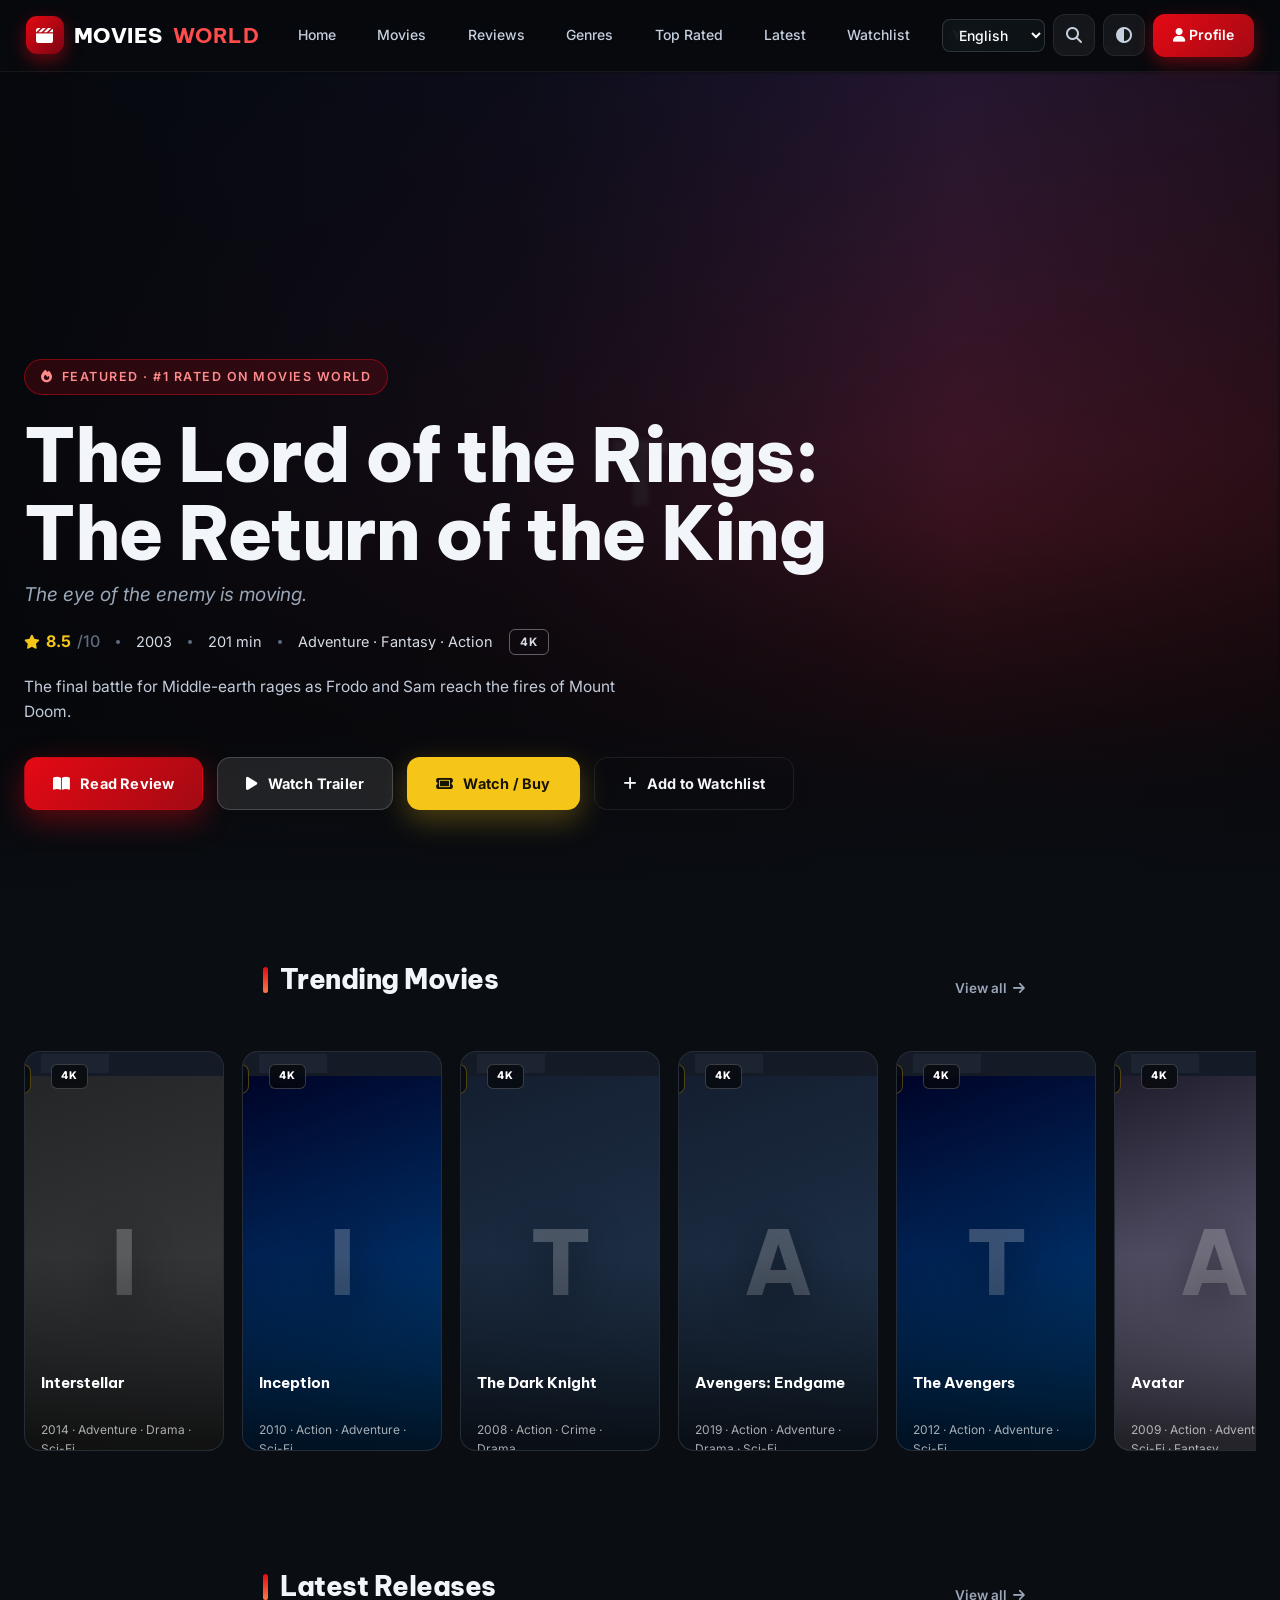
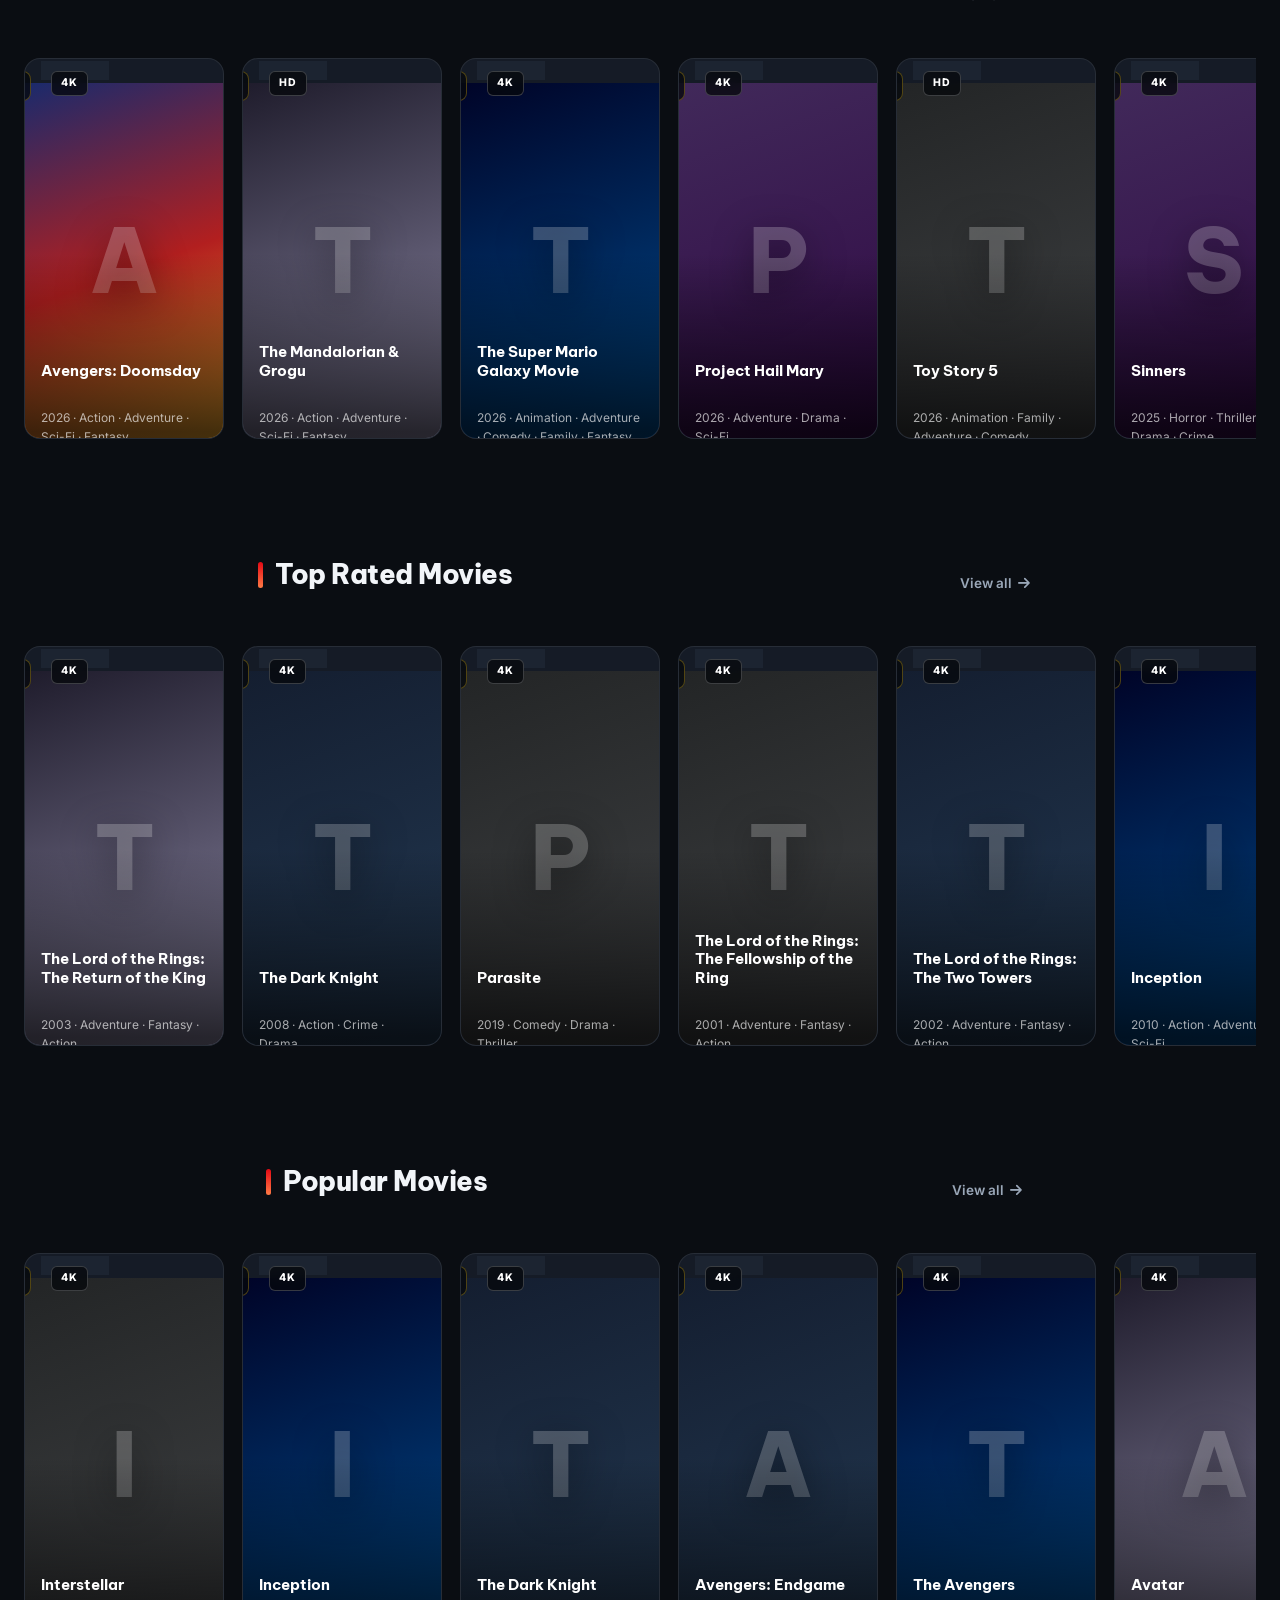
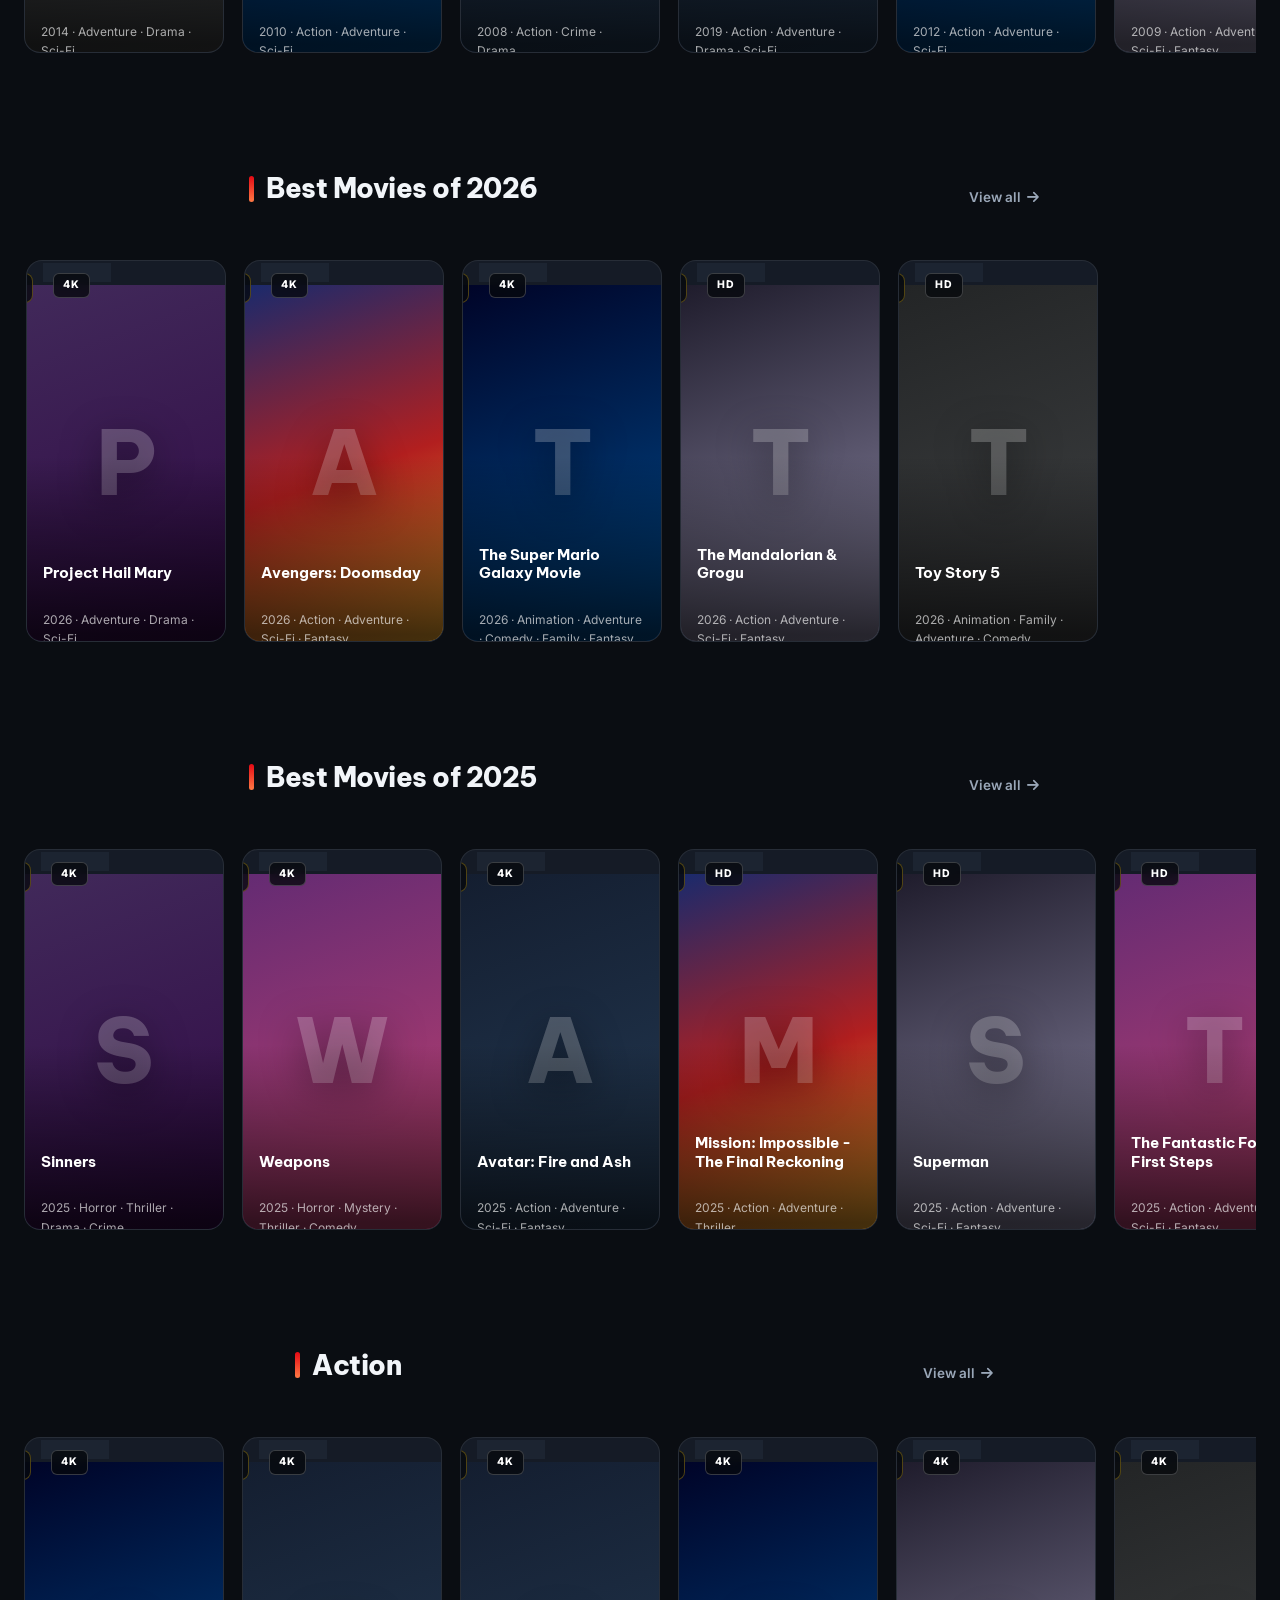
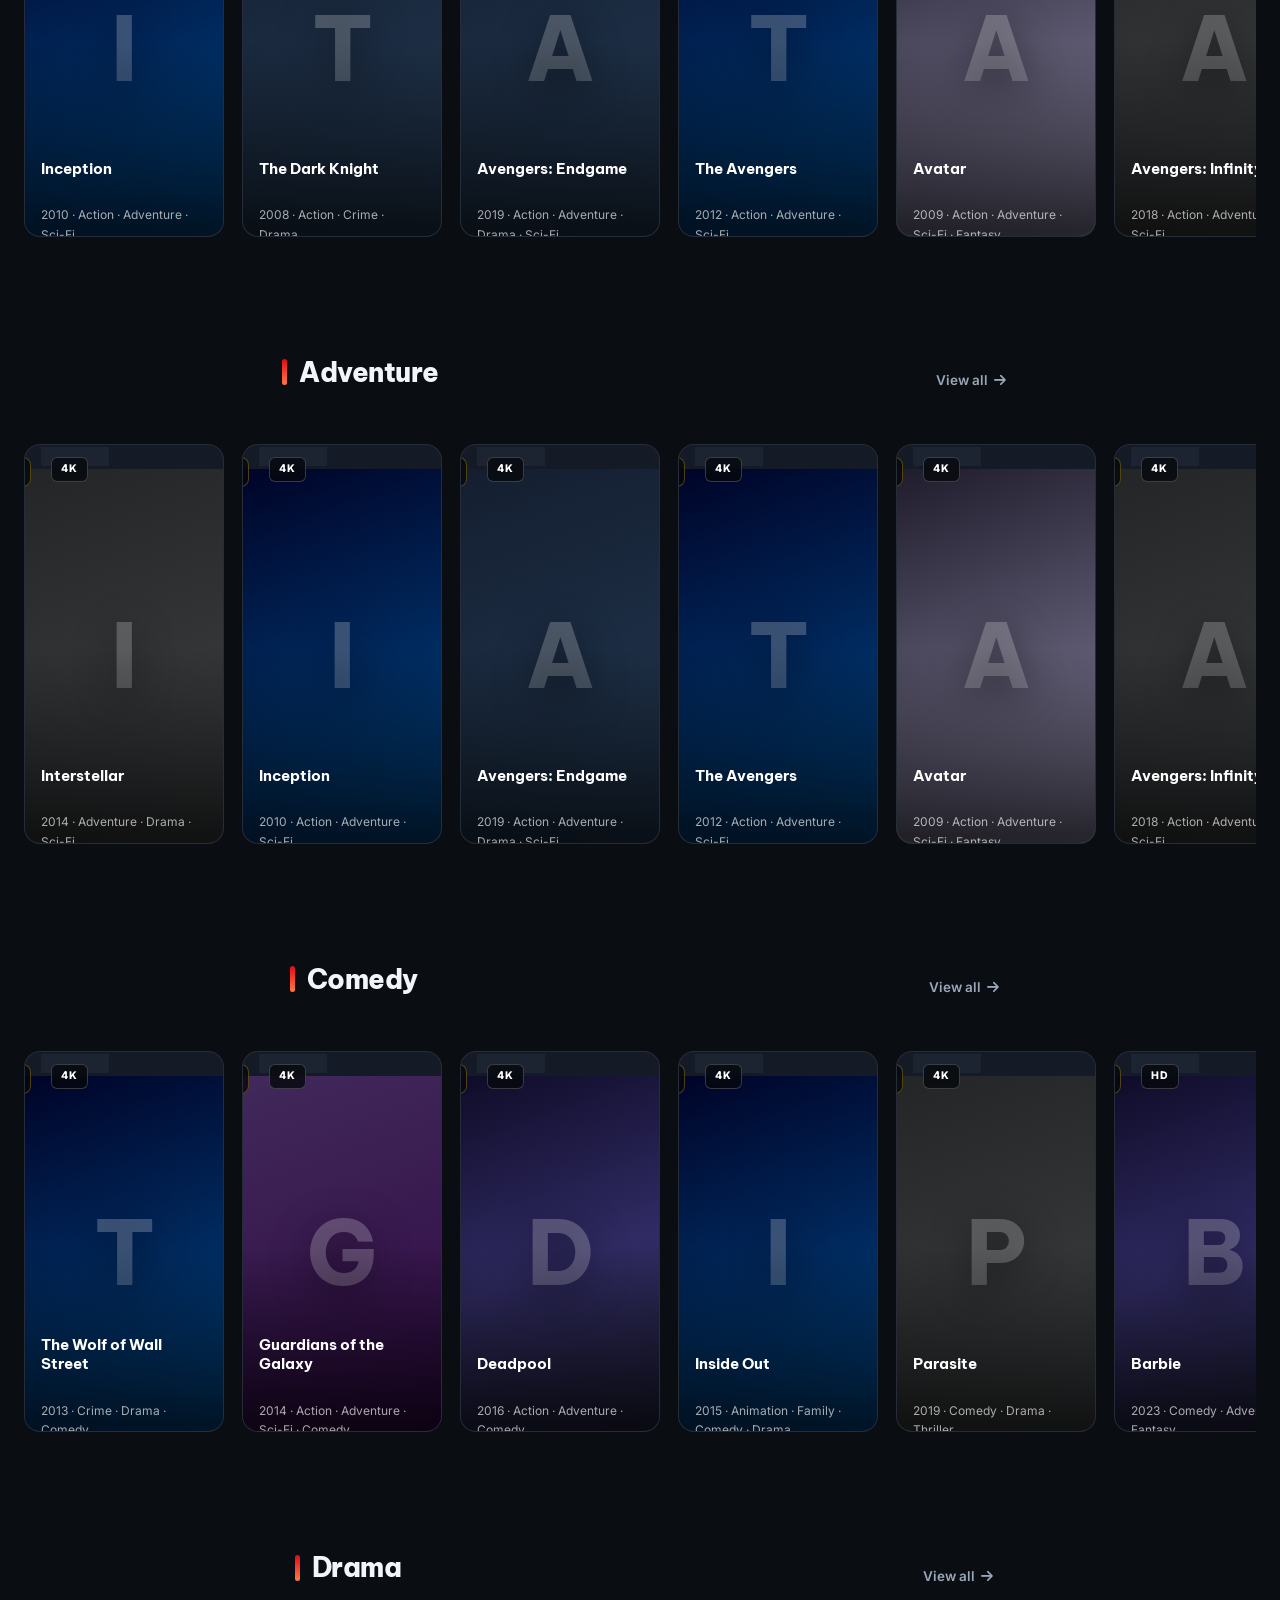
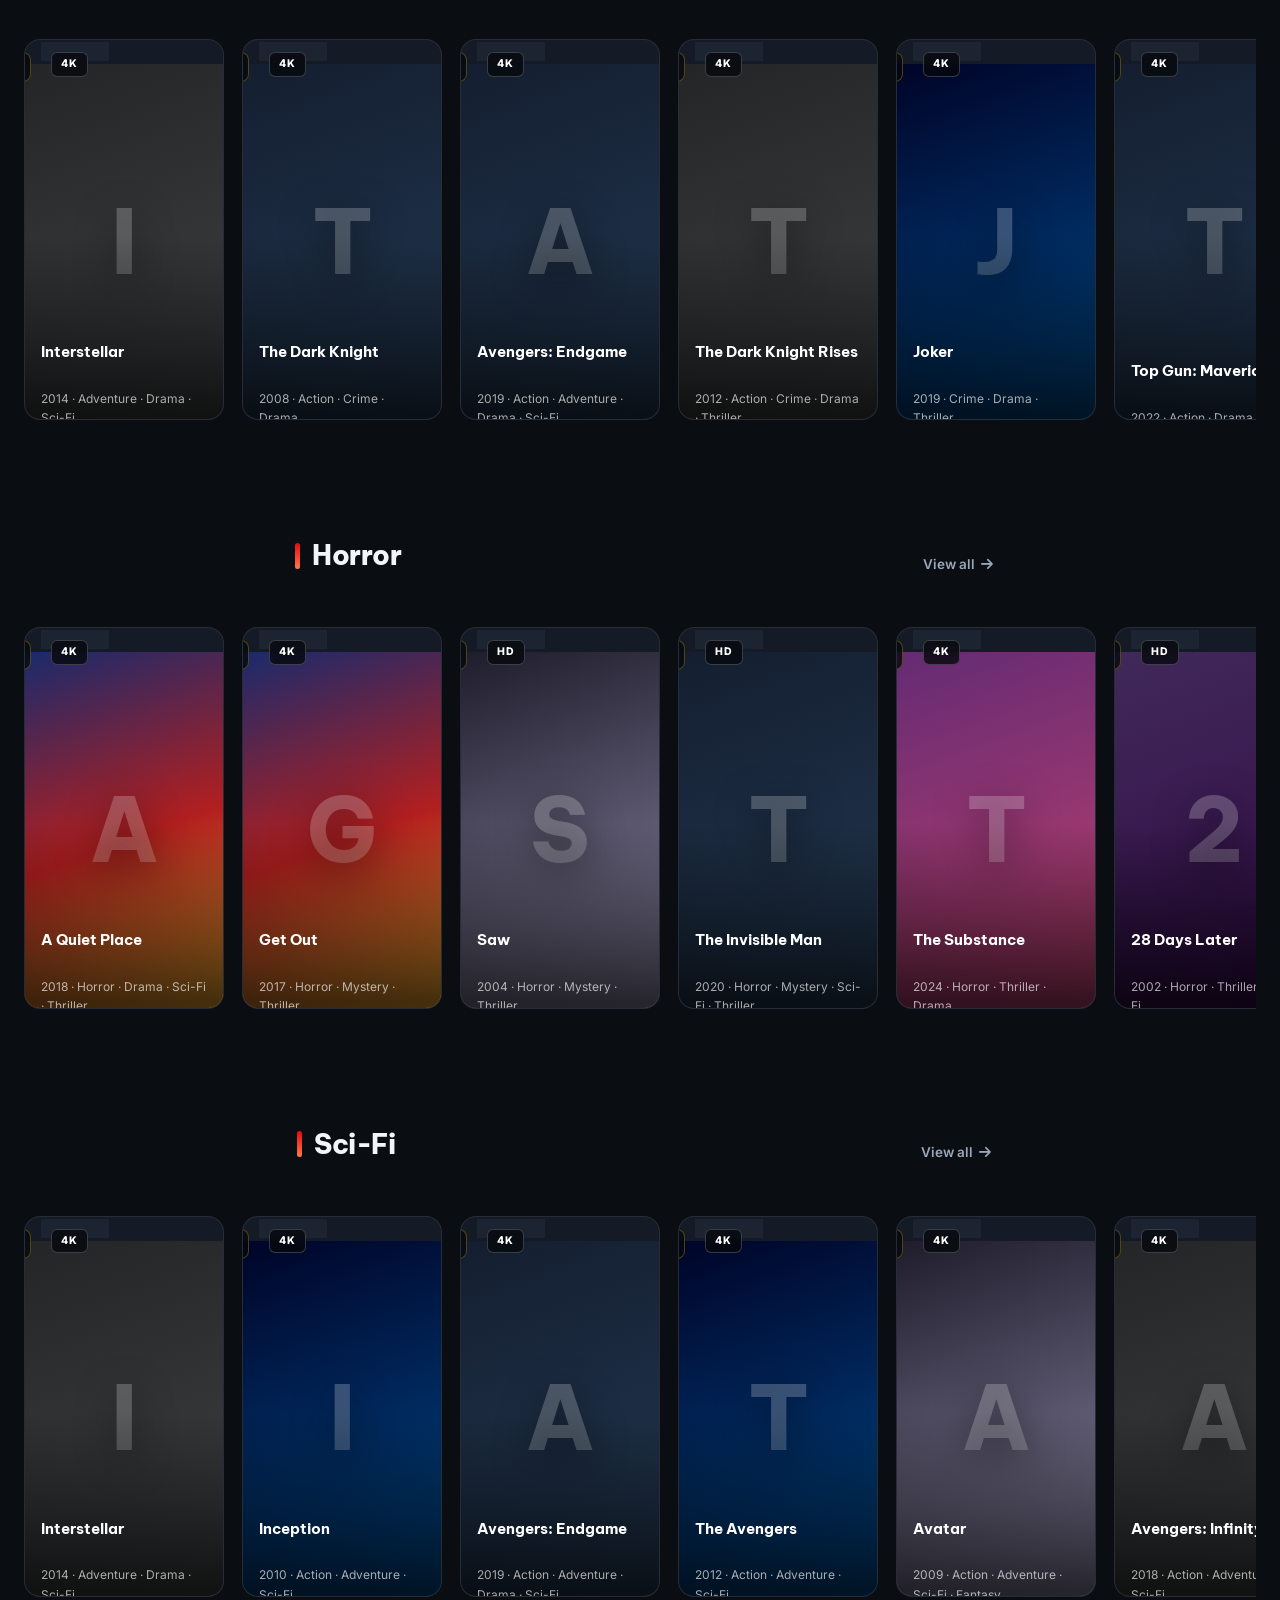
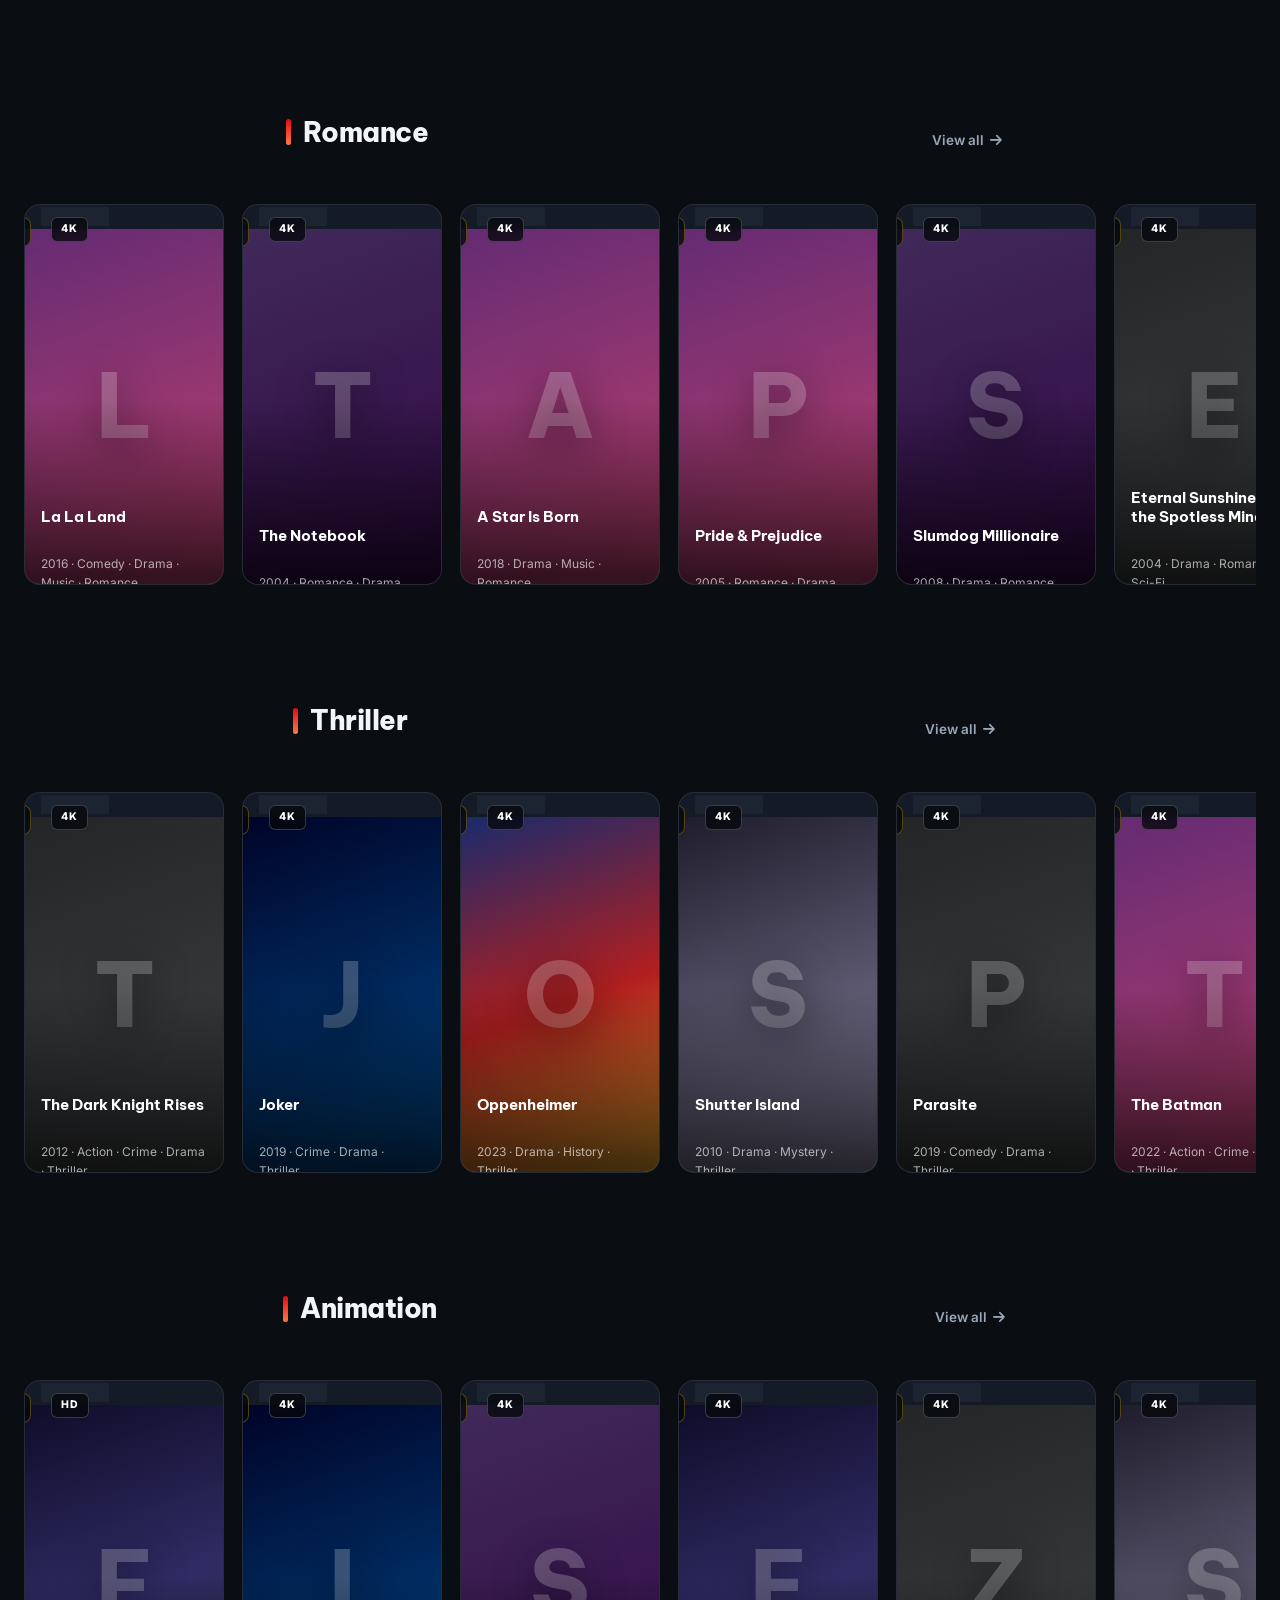
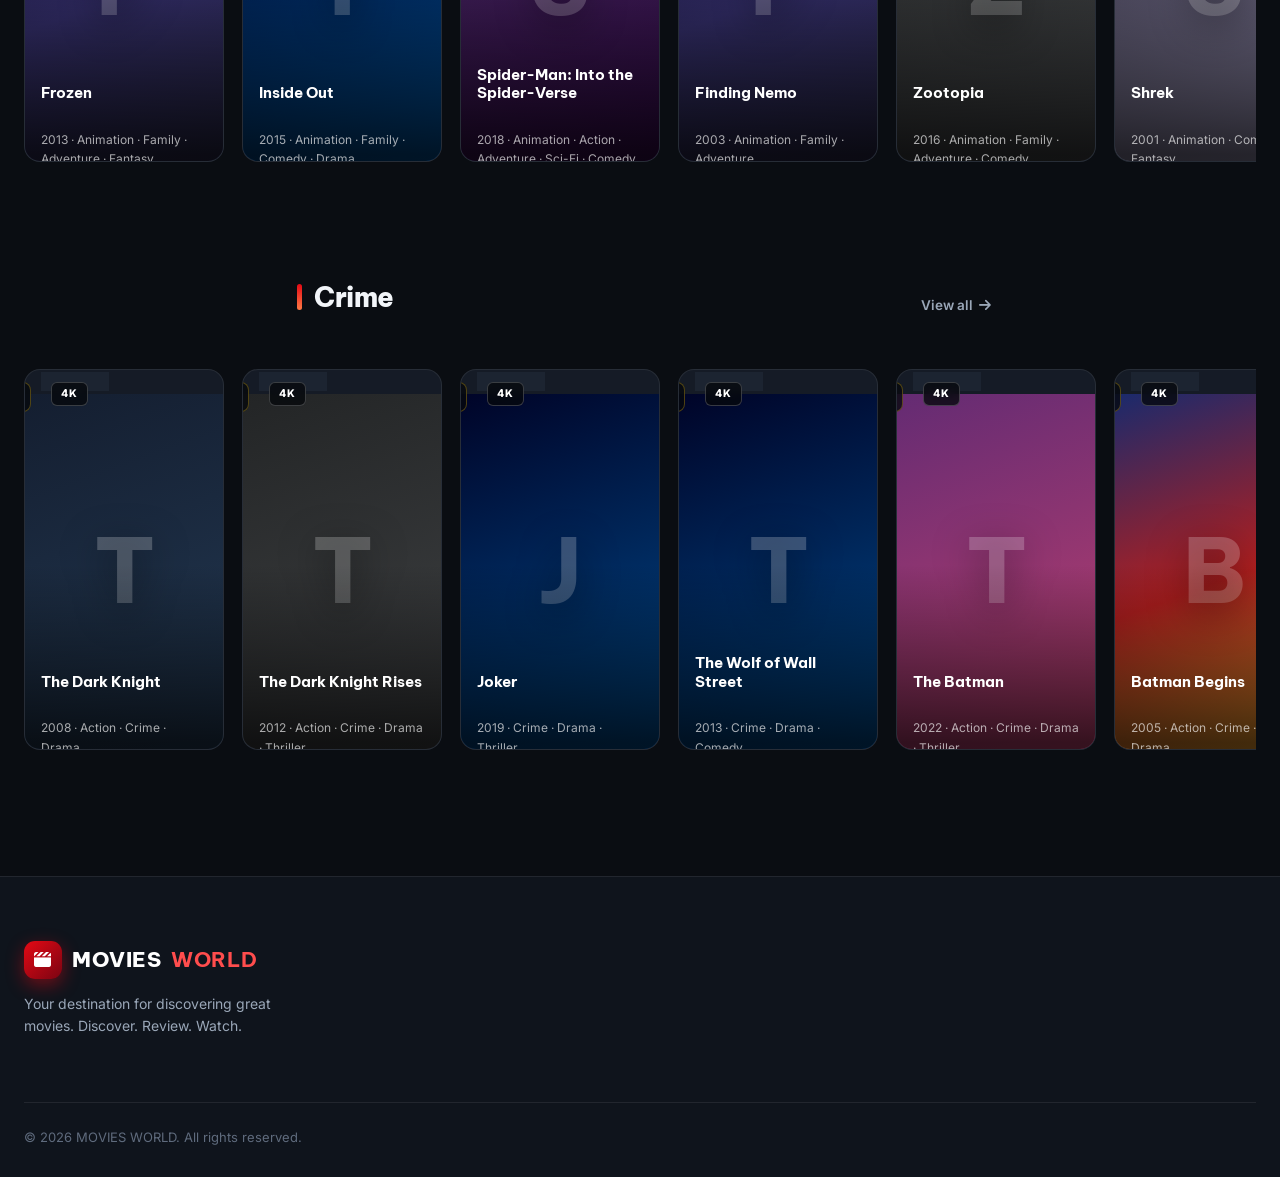
<file: index.html>
<!DOCTYPE html>
<html lang="en" data-theme="dark">
<head>
  <script async src="https://pagead2.googlesyndication.com/pagead/js/adsbygoogle.js?client=ca-pub-3045458958154269" crossorigin="anonymous"></script>

  <title>MOVIES WORLD | Movie Reviews, Ratings & Where to Watch</title>
  <meta charset="UTF-8">
  <meta name="viewport" content="width=device-width, initial-scale=1.0">
  <meta name="theme-color" content="#0a0d12">
  <meta name="description" content="Discover, review and watch the best movies from 2000 to 2026. Ratings, trailers, editorial reviews and legal streaming links.">
  <meta property="og:site_name" content="MOVIES WORLD">
  <meta property="og:title" content="MOVIES WORLD | Movie Reviews, Ratings & Where to Watch">
  <meta property="og:description" content="Discover, review and watch the best movies from 2000 to 2026. Ratings, trailers, editorial reviews and legal streaming links.">
  <meta property="og:type" content="website">
  <meta name="twitter:card" content="summary_large_image">
  <meta name="twitter:title" content="MOVIES WORLD | Movie Reviews, Ratings & Where to Watch">
  <meta name="twitter:description" content="Discover, review and watch the best movies from 2000 to 2026. Ratings, trailers, editorial reviews and legal streaming links.">
  <link rel="preconnect" href="https://fonts.googleapis.com">
  <link rel="preconnect" href="https://fonts.gstatic.com" crossorigin>
  <link href="https://fonts.googleapis.com/css2?family=Be+Vietnam+Pro:wght@400;600;700;800&family=Inter:wght@400;500;600;700&display=swap" rel="stylesheet">
  <link rel="stylesheet" href="https://cdnjs.cloudflare.com/ajax/libs/font-awesome/6.5.2/css/all.min.css">
  <link rel="stylesheet" href="css/style.css">
  <link rel="stylesheet" href="css/responsive-fix.css">
  <link rel="icon" href="data:image/svg+xml,<svg xmlns='http://www.w3.org/2000/svg' viewBox='0 0 100 100'><rect width='100' height='100' rx='22' fill='%23e50914'/><text x='50' y='68' font-size='52' text-anchor='middle' fill='white' font-family='Arial' font-weight='bold'>M</text></svg>">
  <style>
    .goog-te-banner-frame.skiptranslate, 
    .goog-te-gadget-icon,
    .skiptranslate iframe {
      display: none !important;
    }
    body {
      top: 0px !important;
      position: static !important;
    }
    .header-actions {
      display: flex !important;
      align-items: center !important;
      gap: 8px !important;
    }
    .lang-selector-wrap select {
      background: rgba(15, 20, 25, 0.85) !important;
      backdrop-filter: blur(12px) !important;
      -webkit-backdrop-filter: blur(12px) !important;
      color: #ffffff !important;
      border: 1px solid rgba(255, 255, 255, 0.15) !important;
      padding: 6px 12px !important;
      border-radius: 8px !important;
      font-family: inherit !important;
      font-size: 14px !important;
      font-weight: 500 !important;
      cursor: pointer !important;
      outline: none !important;
      transition: all 0.2s ease !important;
    }
    .lang-selector-wrap select:hover {
      border-color: #e50914 !important;
    }
    .lang-selector-wrap select option {
      background-color: #0f1419 !important;
      color: #ffffff !important;
      padding: 10px !important;
    }
    @media (max-width: 768px) {
      .lang-selector-wrap select {
        background: rgba(15, 20, 25, 0.95) !important;
        backdrop-filter: blur(15px) !important;
        -webkit-backdrop-filter: blur(15px) !important;
        color: #ffffff !important;
        padding: 5px 8px !important;
        font-size: 12px !important;
        max-width: 115px !important;
      }
    }
  </style>
</head>
<body>

  <a href="#main" class="skip-link">Skip to content</a>
  <div class="loader" aria-hidden="true"><div><div class="loader-reel"><i class="fa-solid fa-clapperboard"></i></div><p>MOVIES WORLD</p></div></div>
  <header class="site-header">
    <div class="header-inner">
      <a href="index.html" class="logo" aria-label="MOVIES WORLD home">
        <span class="logo-mark"><i class="fa-solid fa-clapperboard"></i></span>
        MOVIES<b>WORLD</b>
      </a>
      <nav class="main-nav" aria-label="Main navigation">
        <a href="index.html">Home</a>
        <a href="movies.html">Movies</a>
        <a href="reviews.html">Reviews</a>
        <a href="genres.html">Genres</a>
        <a href="movies.html?sort=rating">Top Rated</a>
        <a href="movies.html?sort=newest">Latest</a>
        <a href="watchlist.html">Watchlist</a>
      </nav>
      <div class="header-actions">
        <div class="lang-selector-wrap" style="display: inline-block;">
          <select id="custom-translate-select" aria-label="Select Language" onchange="changeLanguage(this.value)">
            <option value="en">English</option>
            <option value="si">සිංහල</option>
            <option value="ta">தமிழ்</option>
            <option value="hi">हिन्दी</option>
            <option value="es">Español</option>
            <option value="fr">Français</option>
            <option value="de">Deutsch</option>
            <option value="zh-CN">中文</option>
            <option value="ja">日本語</option>
            <option value="ar">العربية</option>
          </select>
        </div>
        <button class="icon-btn" data-open-search aria-label="Search movies"><i class="fa-solid fa-magnifying-glass"></i></button>
        <button class="icon-btn" data-theme-toggle aria-label="Toggle dark and light theme"><i class="fa-solid fa-circle-half-stroke"></i></button>
        <a href="watchlist.html" class="btn-profile"><i class="fa-solid fa-user"></i> <span id="profile-nav-text">Profile</span></a>
        <button class="icon-btn hamburger" aria-label="Menu"><i class="fa-solid fa-bars"></i></button>
      </div>
    </div>
  </header>

  <main id="main">
    <section class="hero" aria-label="Featured movie">
      <div class="hero-bg" id="hero-bg"></div>
      <div class="hero-overlay"></div>
      <div class="hero-content" id="hero-content"></div>
      <div class="hero-fade"></div>
    </section>
    <div id="home-sections"></div>
  </main>

  <footer class="site-footer">
    <div class="footer-inner">
      <div class="footer-grid">
        <div class="footer-brand">
          <a href="index.html" class="logo"><span class="logo-mark"><i class="fa-solid fa-clapperboard"></i></span>MOVIES<b>WORLD</b></a>
          <p>Your destination for discovering great movies. Discover. Review. Watch.</p>
        </div>
      </div>
      <div class="footer-bottom">
        <span>© 2026 MOVIES WORLD. All rights reserved.</span>
      </div>
    </div>
  </footer>

  <script type="application/ld+json">
  {"@context":"https://schema.org","@type":"WebSite","name":"MOVIES WORLD","url":"https://themoviesworld.com/","potentialAction":{"@type":"SearchAction","target":"https://themoviesworld.com/movies.html?q={search_term_string}","query-input":"required name=search_term_string"}}
  </script>

  <script type="text/javascript">
    function changeLanguage(lang) {
      let hostname = window.location.hostname;
      document.cookie = "googtrans=/en/" + lang + "; path=/; domain=" + hostname;
      document.cookie = "googtrans=/en/" + lang + "; path=/;";
      location.reload();
    }

    window.addEventListener('DOMContentLoaded', () => {
      const match = document.cookie.match(new RegExp('(^| )googtrans=([^;]+)'));
      if (match) {
        const currentLang = match[2].split('/')[2];
        const select = document.getElementById('custom-translate-select');
        if (select && currentLang) {
          select.value = currentLang;
        }
      }
    });
  </script>

  <div id="google_translate_element" style="display:none;"></div>
  <script type="text/javascript">
    function googleTranslateElementInit() {
      new google.translate.TranslateElement({
        pageLanguage: 'en',
        includedLanguages: 'en,si,ta,hi,es,fr,de,zh-CN,ja,ar',
        autoDisplay: false
      }, 'google_translate_element');
    }
  </script>
  <script type="text/javascript" src="//translate.google.com/translate_a/element.js?cb=googleTranslateElementInit"></script>

  <script src="js/config.js"></script>
  <script src="js/api.js"></script>
  <script src="js/app.js"></script>
  <script src="js/home.js"></script>
  <script src="js/responsive-nav.js"></script>

  <script type="module">
    import { initializeApp } from "https://www.gstatic.com/firebasejs/10.8.0/firebase-app.js";
    import { getAuth, onAuthStateChanged } from "https://www.gstatic.com/firebasejs/10.8.0/firebase-auth.js";

    const firebaseConfig = {
      apiKey: "AIzaSyCwrFXNjcaDyzcaz58Nbgqw4BSMapw63yw",
      authDomain: "movies-world-9e4fd.firebaseapp.com",
      projectId: "movies-world-9e4fd",
      storageBucket: "movies-world-9e4fd.firebasestorage.app",
      messagingSenderId: "937197990910",
      appId: "1:937197990910:web:9eede9e6d915e4822046af",
      measurementId: "G-8RYLEQ6JSL"
</file>
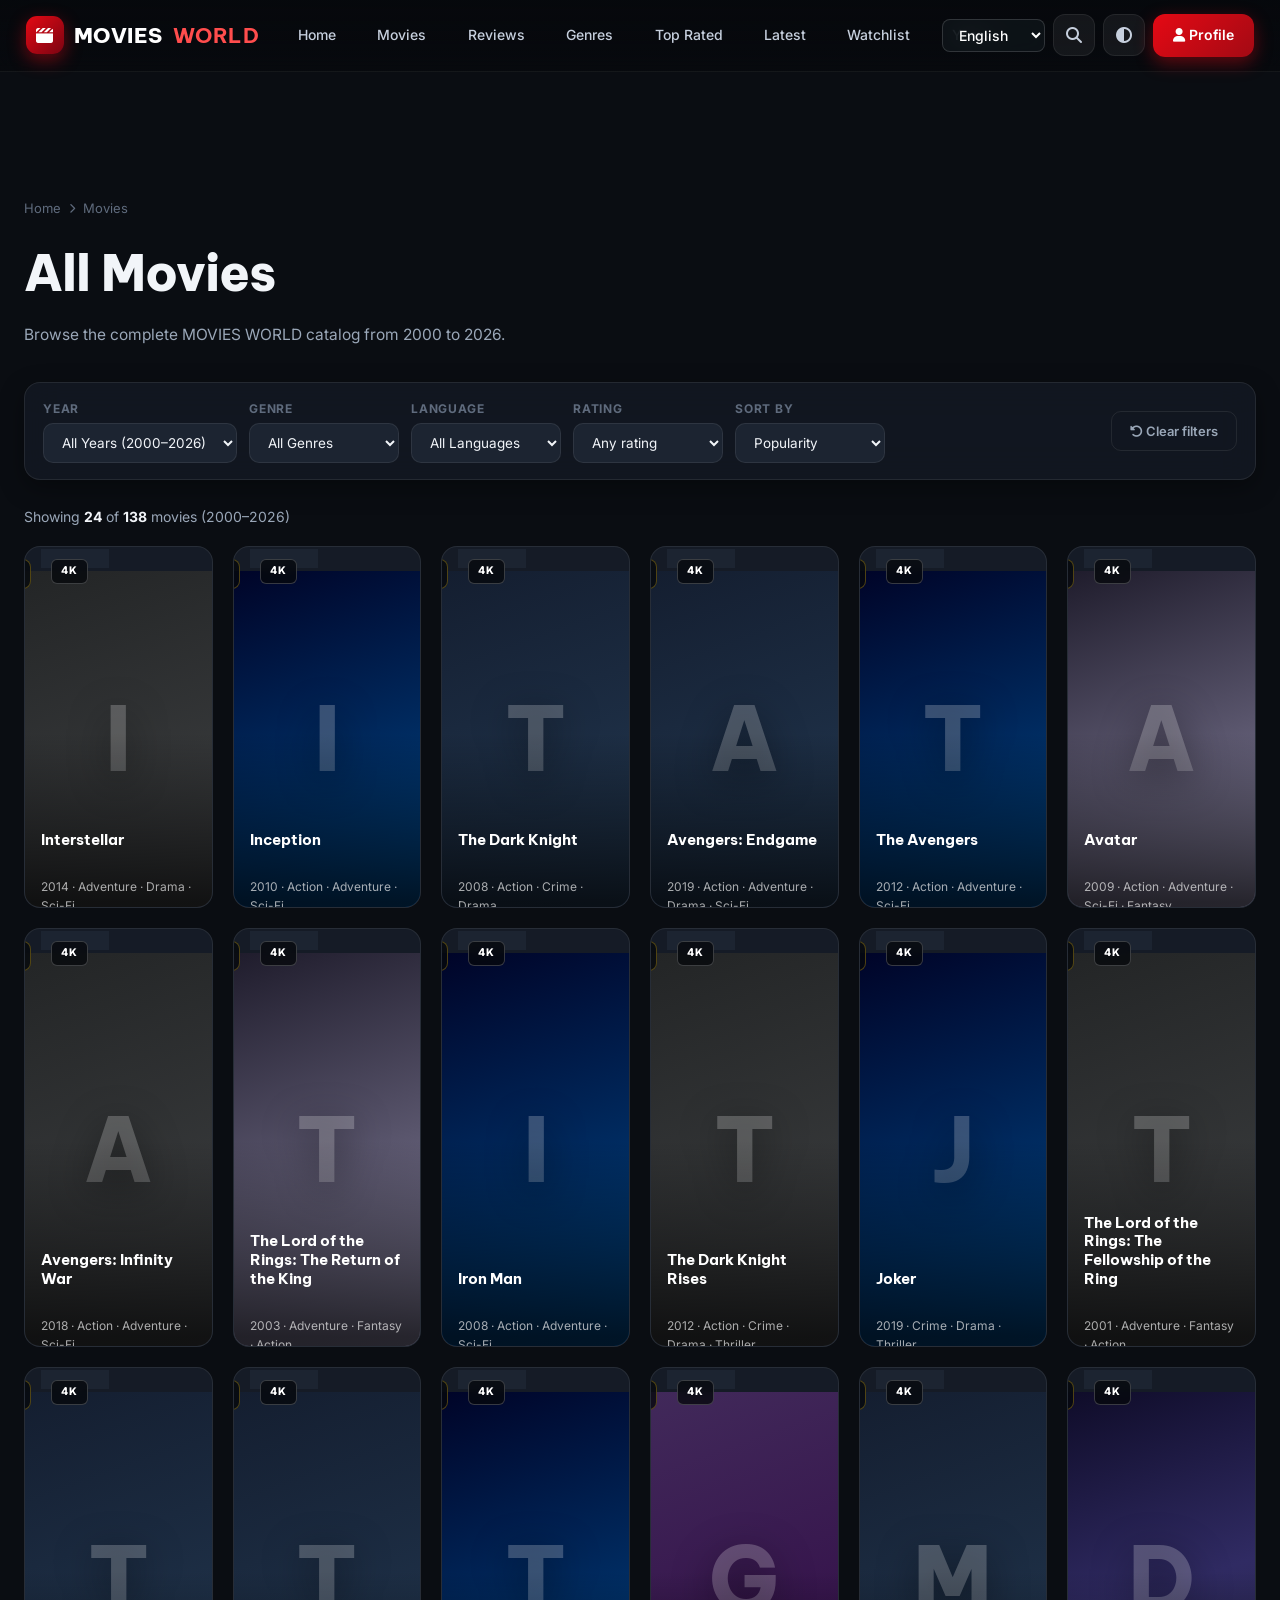
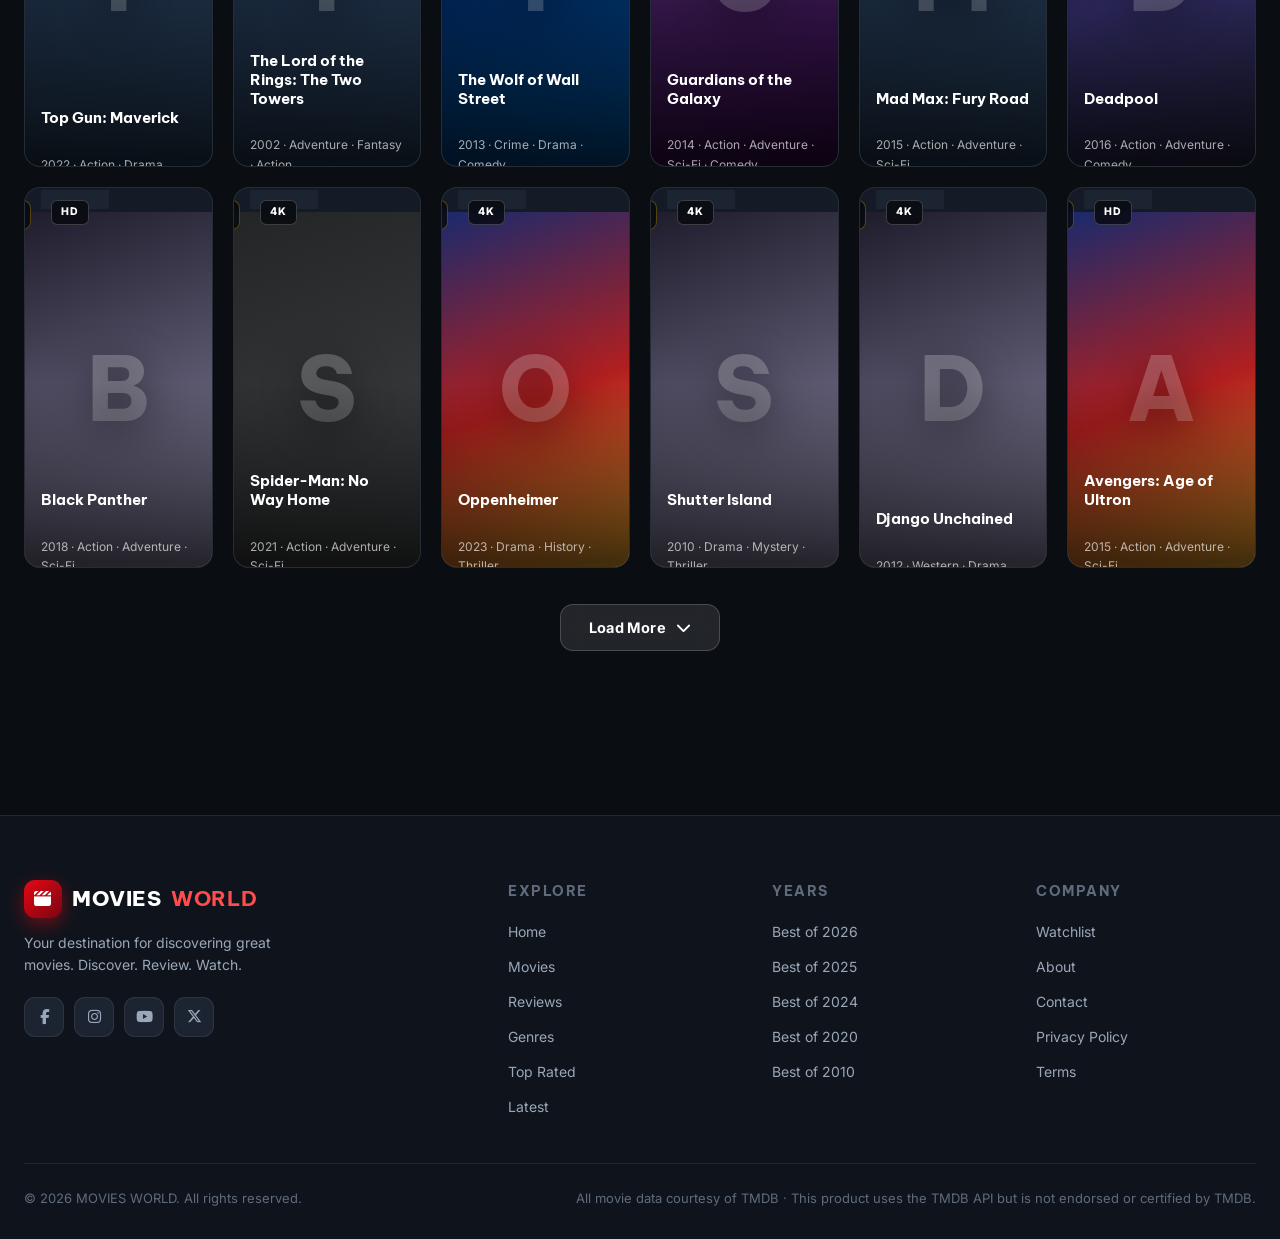
<file: movies.html>
<!DOCTYPE html>
<html lang="en" data-theme="dark">
<head>
  <title>Movies 2000–2026 | MOVIES WORLD</title>
  <meta charset="UTF-8">
  <meta name="viewport" content="width=device-width, initial-scale=1.0">
  <meta name="theme-color" content="#0a0d12">
  <meta name="description" content="Browse and filter every movie from 2000 to 2026 by year, genre, language and rating.">
  <meta property="og:site_name" content="MOVIES WORLD">
  <meta property="og:title" content="Movies 2000–2026 | MOVIES WORLD">
  <meta property="og:description" content="Browse and filter every movie from 2000 to 2026 by year, genre, language and rating.">
  <meta property="og:type" content="website">
  <meta name="twitter:card" content="summary_large_image">
  <meta name="twitter:title" content="Movies 2000–2026 | MOVIES WORLD">
  <meta name="twitter:description" content="Browse and filter every movie from 2000 to 2026 by year, genre, language and rating.">
  <link rel="preconnect" href="https://fonts.googleapis.com">
  <link rel="preconnect" href="https://fonts.gstatic.com" crossorigin>
  <link href="https://fonts.googleapis.com/css2?family=Be+Vietnam+Pro:wght@400;600;700;800&family=Inter:wght@400;500;600;700&display=swap" rel="stylesheet">
  <link rel="stylesheet" href="https://cdnjs.cloudflare.com/ajax/libs/font-awesome/6.5.2/css/all.min.css">
  <link rel="stylesheet" href="css/style.css">
  <link rel="stylesheet" href="css/responsive-fix.css">
  <link rel="icon" href="data:image/svg+xml,<svg xmlns='http://www.w3.org/2000/svg' viewBox='0 0 100 100'><rect width='100' height='100' rx='22' fill='%23e50914'/><text x='50' y='68' font-size='52' text-anchor='middle' fill='white' font-family='Arial' font-weight='bold'>M</text></svg>">
  <style>
    /* Google Translate Notification Banner and iframe hide */
    .goog-te-banner-frame.skiptranslate, 
    .goog-te-gadget-icon,
    .skiptranslate iframe {
      display: none !important;
    }
    body {
      top: 0px !important;
      position: static !important;
    }

    .header-actions {
      display: flex !important;
      align-items: center !important;
      gap: 8px !important;
    }
    .lang-selector-wrap select {
      background: rgba(15, 20, 25, 0.85) !important;
      backdrop-filter: blur(12px) !important;
      -webkit-backdrop-filter: blur(12px) !important;
      color: #ffffff !important;
      border: 1px solid rgba(255, 255, 255, 0.15) !important;
      padding: 6px 12px !important;
      border-radius: 8px !important;
      font-family: inherit !important;
      font-size: 14px !important;
      font-weight: 500 !important;
      cursor: pointer !important;
      outline: none !important;
      transition: all 0.2s ease !important;
    }
    .lang-selector-wrap select:hover {
      border-color: #e50914 !important;
    }
    .lang-selector-wrap select option {
      background-color: #0f1419 !important;
      color: #ffffff !important;
      padding: 10px !important;
    }
    @media (max-width: 768px) {
      .lang-selector-wrap select {
        background: rgba(15, 20, 25, 0.95) !important;
        backdrop-filter: blur(15px) !important;
        -webkit-backdrop-filter: blur(15px) !important;
        color: #ffffff !important;
        padding: 5px 8px !important;
        font-size: 12px !important;
        max-width: 115px !important;
      }
      .lang-selector-wrap select option {
        background-color: #0f1419 !important;
        color: #ffffff !important;
      }
    }
  </style>
</head>
<body>

  <a href="#main" class="skip-link">Skip to content</a>
  <div class="loader" aria-hidden="true"><div><div class="loader-reel"><i class="fa-solid fa-clapperboard"></i></div><p>MOVIES WORLD</p></div></div>
  <header class="site-header">
    <div class="header-inner">
      <a href="index.html" class="logo" aria-label="MOVIES WORLD home">
        <span class="logo-mark"><i class="fa-solid fa-clapperboard"></i></span>
        MOVIES<b>WORLD</b>
      </a>
      <nav class="main-nav" aria-label="Main navigation">
        <a href="index.html">Home</a>
        <a href="movies.html">Movies</a>
        <a href="reviews.html">Reviews</a>
        <a href="genres.html">Genres</a>
        <a href="movies.html?sort=rating">Top Rated</a>
        <a href="movies.html?sort=newest">Latest</a>
        <a href="watchlist.html">Watchlist</a>
      </nav>
      <div class="header-actions">
        <!-- Language Selector -->
        <div class="lang-selector-wrap" style="display: inline-block;">
          <select id="custom-translate-select" aria-label="Select Language" onchange="changeLanguage(this.value)">
            <option value="en">English</option>
            <option value="si">සිංහල</option>
            <option value="ta">தமிழ்</option>
            <option value="hi">हिन्दी</option>
            <option value="es">Español</option>
            <option value="fr">Français</option>
            <option value="de">Deutsch</option>
            <option value="zh-CN">中文</option>
            <option value="ja">日本語</option>
            <option value="ar">العربية</option>
          </select>
        </div>

        <button class="icon-btn" data-open-search aria-label="Search movies"><i class="fa-solid fa-magnifying-glass"></i></button>
        <button class="icon-btn" data-theme-toggle aria-label="Toggle dark and light theme"><i class="fa-solid fa-circle-half-stroke"></i></button>
        <a href="watchlist.html" class="btn-profile"><i class="fa-solid fa-user"></i> <span id="profile-nav-text">Profile</span></a>
        <button class="icon-btn hamburger" aria-label="Menu"><i class="fa-solid fa-bars"></i></button>
      </div>
    </div>
  </header>

  <main id="main">
    <div class="page-hero">
      <nav class="crumb" aria-label="Breadcrumb"><a href="index.html">Home</a> <i class="fa-solid fa-chevron-right" style="font-size:10px"></i> <span>Movies</span></nav>
      <h1 id="page-title">All Movies</h1>
      <p id="page-desc">Browse the complete MOVIES WORLD catalog from 2000 to 2026.</p>
    </div>
    <form class="filter-bar" aria-label="Movie filters" onsubmit="return false">
      <div class="fgroup"><label for="f-year">Year</label><select id="f-year"><option value="">All Years (2000–2026)</option></select></div>
      <div class="fgroup"><label for="f-genre">Genre</label><select id="f-genre"><option value="">All Genres</option></select></div>
      <div class="fgroup"><label for="f-language">Language</label><select id="f-language"><option value="">All Languages</option></select></div>
      <div class="fgroup"><label for="f-rating">Rating</label>
        <select id="f-rating"><option value="">Any rating</option><option value="9">9+</option><option value="8">8+</option><option value="7">7+</option><option value="6">6+</option></select></div>
      <div class="fgroup"><label for="f-sort">Sort By</label>
        <select id="f-sort"><option value="popularity">Popularity</option><option value="rating">Rating</option><option value="newest">Newest</option><option value="oldest">Oldest</option><option value="title">Title A–Z</option></select></div>
      <div class="spacer"></div>
      <button class="btn-clear" id="f-clear" type="button"><i class="fa-solid fa-rotate-left"></i> Clear filters</button>
    </form>
    <p class="results-meta" id="results-meta" aria-live="polite"></p>
    <section class="section" style="padding-top:0"><div class="movie-grid" id="movies-grid"></div>
      <div class="load-more-wrap"><button class="btn btn-glass" id="load-more" style="display:none">Load More <i class="fa-solid fa-chevron-down"></i></button></div>
    </section>
  </main>

  <footer class="site-footer">
    <div class="footer-inner">
      <div class="footer-grid">
        <div class="footer-brand">
          <a href="index.html" class="logo"><span class="logo-mark"><i class="fa-solid fa-clapperboard"></i></span>MOVIES<b>WORLD</b></a>
          <p>Your destination for discovering great movies. Discover. Review. Watch.</p>
          <div class="socials">
            <a href="#" aria-label="Facebook"><i class="fa-brands fa-facebook-f"></i></a>
            <a href="#" aria-label="Instagram"><i class="fa-brands fa-instagram"></i></a>
            <a href="#" aria-label="YouTube"><i class="fa-brands fa-youtube"></i></a>
            <a href="#" aria-label="X (Twitter)"><i class="fa-brands fa-x-twitter"></i></a>
          </div>
        </div>
        <div class="footer-col">
          <h4>Explore</h4>
          <ul>
            <li><a href="index.html">Home</a></li>
            <li><a href="movies.html">Movies</a></li>
            <li><a href="reviews.html">Reviews</a></li>
            <li><a href="genres.html">Genres</a></li>
            <li><a href="movies.html?sort=rating">Top Rated</a></li>
            <li><a href="movies.html?sort=newest">Latest</a></li>
          </ul>
        </div>
        <div class="footer-col">
          <h4>Years</h4>
          <ul>
            <li><a href="movies.html?year=2026">Best of 2026</a></li>
            <li><a href="movies.html?year=2025">Best of 2025</a></li>
            <li><a href="movies.html?year=2024">Best of 2024</a></li>
            <li><a href="movies.html?year=2020">Best of 2020</a></li>
            <li><a href="movies.html?year=2010">Best of 2010</a></li>
          </ul>
        </div>
        <div class="footer-col">
          <h4>Company</h4>
          <ul>
            <li><a href="watchlist.html">Watchlist</a></li>
            <li><a href="about.html">About</a></li>
            <li><a href="contact.html">Contact</a></li>
            <li><a href="privacy.html">Privacy Policy</a></li>
            <li><a href="privacy.html#terms">Terms</a></li>
          </ul>
        </div>
      </div>
      <div class="footer-bottom">
        <span>© 2026 MOVIES WORLD. All rights reserved.</span>
        <span>All movie data courtesy of TMDB · This product uses the TMDB API but is not endorsed or certified by TMDB.</span>
      </div>
    </div>
  </footer>

  <!-- Language persistence script -->
  <script type="text/javascript">
    function changeLanguage(lang) {
      let hostname = window.location.hostname;
      document.cookie = "googtrans=/en/" + lang + "; path=/; domain=" + hostname;
      document.cookie = "googtrans=/en/" + lang + "; path=/;";
      location.reload();
    }

    window.addEventListener('DOMContentLoaded', () => {
      const match = document.cookie.match(new RegExp('(^| )googtrans=([^;]+)'));
      if (match) {
        const currentLang = match[2].split('/')[2];
        const select = document.getElementById('custom-translate-select');
        if (select && currentLang) {
          select.value = currentLang;
        }
      }
    });
  </script>

  <div id="google_translate_element" style="display:none;"></div>
  <script type="text/javascript">
    function googleTranslateElementInit() {
      new google.translate.TranslateElement({
        pageLanguage: 'en',
        includedLanguages: 'en,si,ta,hi,es,fr,de,zh-CN,ja,ar',
        autoDisplay: false
      }, 'google_translate_element');
    }
  </script>
  <script type="text/javascript" src="//translate.google.com/translate_a/element.js?cb=googleTranslateElementInit"></script>

  <script src="js/config.js"></script>
  <script src="js/api.js"></script>
  <script src="js/app.js"></script>
  <script src="js/movies.js"></script>
  <script src="js/responsive-nav.js"></script>

  <!-- FIREBASE AUTH STATE CHECKER -->
  <script type="module">
    import { initializeApp } from "https://www.gstatic.com/firebasejs/10.8.0/firebase-app.js";
    import { getAuth, onAuthStateChanged } from "https://www.gstatic.com/firebasejs/10.8.0/firebase-auth.js";

    const firebaseConfig = {
      apiKey: "AIzaSyCwrFXNjcaDyzcaz58Nbgqw4BSMapw63yw",
      authDomain: "movies-world-9e4fd.firebaseapp.com",
      projectId: "movies-world-9e4fd",
      storageBucket: "movies-world-9e4fd.firebasestorage.app",
      messagingSenderId: "937197990910",
      appId: "1:937197990910:web:9eede9e6d915e4822046af",
      measurementId: "G-8RYLEQ6JSL"
    };

    const app = initializeApp(
</file>
<file: css/style.css>
/* ============================================================
MOVIES WORLD - Premium Cinematic Stylesheet
Discover. Review. Watch.
============================================================ */
:root{
--bg:#0a0d12;
--bg-2:#0f141c;
--surface:#151b26;
--surface-2:#1c2431;
--glass:rgba(21,27,38,.72);
--border:rgba(255,255,255,.08);
--text:#f2f5f9;
--text-2:#9aa7b8;
--text-3:#5f6b7d;
--accent:#e50914;
--accent-2:#ff4d4d;
--gold:#f5c518;
--green:#46d369;
--radius:16px;
--radius-sm:10px;
--shadow:0 20px 50px rgba(0,0,0,.45);
--shadow-sm:0 8px 24px rgba(0,0,0,.35);
--header-h:72px;
--font-head:'Be Vietnam Pro',system-ui,sans-serif;
--font-body:'Inter',system-ui,sans-serif;
}
[data-theme="light"]{
--bg:#f4f6fa;
--bg-2:#ffffff;
--surface:#ffffff;
--surface-2:#eef1f6;
--glass:rgba(255,255,255,.8);
--border:rgba(10,15,25,.1);
--text:#10151f;
--text-2:#4b586c;
--text-3:#8593a8;
--shadow:0 20px 50px rgba(20,30,50,.15);
--shadow-sm:0 8px 24px rgba(20,30,50,.1);
}
*{margin:0;padding:0;box-sizing:border-box}
html{scroll-behavior:smooth}
body{
background:var(--bg);
color:var(--text);
font-family:var(--font-body);
font-size:15px;
line-height:1.6;
-webkit-font-smoothing:antialiased;
overflow-x:hidden;
transition:background .4s,color .4s;
}
a{color:inherit;text-decoration:none}
img{display:block;max-width:100%}
button{font-family:inherit;cursor:pointer;border:none;background:none;color:inherit}
input,select{font-family:inherit;color:var(--text)}
::selection{background:var(--accent);color:#fff}
::-webkit-scrollbar{width:10px;height:8px}
::-webkit-scrollbar-track{background:var(--bg-2)}
::-webkit-scrollbar-thumb{background:#2c3648;border-radius:6px}
::-webkit-scrollbar-thumb:hover{background:var(--accent)}
:focus-visible{outline:2px solid var(--accent);outline-offset:3px;border-radius:4px}

/* ---------- skip link (a11y) ---------- */
.skip-link{position:absolute;left:-999px;top:0;background:var(--accent);color:#fff;padding:10px 18px;z-index:2000;border-radius:0 0 10px 0;font-weight:600}
.skip-link:focus{left:0}

/* ---------- Header ---------- */
.site-header{
position:fixed;top:0;left:0;right:0;z-index:1000;height:var(--header-h);
display:flex;align-items:center;
background:linear-gradient(180deg,rgba(6,8,12,.92),rgba(6,8,12,.65));
backdrop-filter:blur(18px);-webkit-backdrop-filter:blur(18px);
border-bottom:1px solid rgba(255,255,255,.06);
transition:background .35s,box-shadow .35s;
}
[data-theme="light"] .site-header{background:rgba(255,255,255,.85)}
.site-header.scrolled{background:var(--glass);box-shadow:var(--shadow-sm)}
.header-inner{width:min(1400px,100% - 48px);margin:0 auto;display:flex;align-items:center;gap:26px}
.logo{display:flex;align-items:center;gap:10px;font-family:var(--font-head);font-weight:800;font-size:21px;letter-spacing:.5px;color:#fff;flex-shrink:0}
[data-theme="light"] .logo{color:#10151f}
.logo-mark{width:38px;height:38px;border-radius:11px;background:linear-gradient(135deg,var(--accent),#7a0412);display:grid;place-items:center;color:#fff;font-size:17px;box-shadow:0 6px 18px rgba(229,9,20,.45)}
.logo b{color:var(--accent-2)}
.main-nav{display:flex;gap:4px;margin-left:8px}
.main-nav a{padding:9px 13px;border-radius:9px;color:#c6cfdd;font-weight:500;font-size:14px;transition:.25s;position:relative}
[data-theme="light"] .main-nav a{color:#3c485c}
.main-nav a:hover,.main-nav a.active{color:#fff;background:rgba(255,255,255,.08)}
[data-theme="light"] .main-nav a:hover,[data-theme="light"] .main-nav a.active{color:#10151f;background:rgba(10,15,25,.07)}
.header-actions{margin-left:auto;display:flex;align-items:center;gap:10px}
.icon-btn{width:42px;height:42px;border-radius:12px;display:grid;place-items:center;color:#c6cfdd;background:rgba(255,255,255,.06);border:1px solid rgba(255,255,255,.07);transition:.25s;font-size:16px}
[data-theme="light"] .icon-btn{color:#3c485c;background:rgba(10,15,25,.05);border-color:rgba(10,15,25,.08)}
.icon-btn:hover{background:var(--accent);color:#fff;border-color:var(--accent);transform:translateY(-2px)}
.btn-profile{padding:10px 20px;border-radius:12px;font-weight:600;font-size:14px;color:#fff;background:linear-gradient(135deg,var(--accent),#a30a14);box-shadow:0 6px 18px rgba(229,9,20,.4);transition:.25s}
.btn-profile:hover{transform:translateY(-2px);box-shadow:0 10px 26px rgba(229,9,20,.55)}
.hamburger{display:none}

/* ---------- Hero ---------- */
.hero{position:relative;min-height:92vh;display:flex;align-items:flex-end;overflow:hidden;padding-top:var(--header-h)}
.hero-bg{position:absolute;inset:0;z-index:0}
.hero-bg img,.hero-bg .hero-ph{width:100%;height:100%;object-fit:cover}
.hero-bg .hero-ph{position:absolute;inset:0}
.hero-overlay{position:absolute;inset:0;z-index:1;background:linear-gradient(90deg,rgba(5,7,10,.96) 0%,rgba(5,7,10,.75) 40%,rgba(5,7,10,.25) 75%,rgba(5,7,10,.55) 100%),linear-gradient(0deg,var(--bg) 2%,transparent 45%)}
.hero-content{position:relative;z-index:2;width:min(1400px,100% - 48px);margin:0 auto;padding:140px 0 90px;max-width:1400px}
.hero-badge{display:inline-flex;align-items:center;gap:8px;padding:7px 16px;border-radius:99px;background:rgba(229,9,20,.16);border:1px solid rgba(229,9,20,.45);color:#ff8a8a;font-size:12.5px;font-weight:600;letter-spacing:1.5px;text-transform:uppercase;margin-bottom:22px;backdrop-filter:blur(6px)}
.hero-title{font-family:var(--font-head);font-size:clamp(38px,6vw,74px);font-weight:800;line-height:1.05;letter-spacing:-1.5px;max-width:820px;margin-bottom:8px}
.hero-tagline{color:var(--text-2);font-size:clamp(15px,1.6vw,19px);font-style:italic;margin-bottom:18px;max-width:640px}
.hero-meta{display:flex;flex-wrap:wrap;gap:16px;align-items:center;margin-bottom:20px;font-size:14.5px;color:#d5dce7}
.hero-meta .rate{display:inline-flex;align-items:center;gap:6px;color:var(--gold);font-weight:700;font-size:16px}
.hero-meta .rate i{font-size:14px}
.hero-meta .dot{width:4px;height:4px;border-radius:50%;background:var(--text-3)}
.hero-meta .quality{padding:3px 10px;border:1px solid rgba(255,255,255,.35);border-radius:6px;font-size:11.5px;font-weight:700;letter-spacing:1px}
.hero-desc{max-width:620px;color:#c2cbda;font-size:15.5px;margin-bottom:32px;display:-webkit-box;-webkit-line-clamp:3;-webkit-box-orient:vertical;overflow:hidden}
.hero-actions{display:flex;flex-wrap:wrap;gap:14px}
.btn{display:inline-flex;align-items:center;gap:10px;padding:14px 28px;border-radius:13px;font-weight:700;font-size:14.5px;transition:.28s;border:1px solid transparent;letter-spacing:.2px}
.btn i{font-size:15px}
.btn-red{background:linear-gradient(135deg,var(--accent),#a30a14);color:#fff;box-shadow:0 10px 30px rgba(229,9,20,.4)}
.btn-red:hover{transform:translateY(-3px);box-shadow:0 16px 40px rgba(229,9,20,.55)}
.btn-glass{background:rgba(255,255,255,.1);border-color:rgba(255,255,255,.18);color:#fff;backdrop-filter:blur(10px)}
.btn-glass:hover{background:rgba(255,255,255,.2);transform:translateY(-3px)}
.btn-gold{background:var(--gold);color:#191400;box-shadow:0 10px 30px rgba(245,197,24,.3)}
.btn-gold:hover{transform:translateY(-3px)}
.btn-ghost{border-color:var(--border);color:var(--text)}
.btn-ghost:hover{border-color:var(--accent);color:var(--accent-2)}
.hero-fade{position:absolute;left:0;right:0;bottom:0;height:180px;z-index:1;background:linear-gradient(0deg,var(--bg),transparent)}

/* ---------- Sections ---------- */
.section{width:min(1400px,100% - 48px);margin:0 auto;padding:34px 0}
.section-head{display:flex;align-items:baseline;justify-content:space-between;gap:16px;margin-bottom:20px}
.section-title{font-family:var(--font-head);font-size:clamp(20px,2.4vw,27px);font-weight:800;letter-spacing:-.5px;display:flex;align-items:center;gap:12px}
.section-title::before{content:"";width:5px;height:26px;border-radius:4px;background:linear-gradient(180deg,var(--accent),#ff7a45)}
.section-link{font-size:13.5px;font-weight:600;color:var(--text-2);display:inline-flex;align-items:center;gap:6px;transition:.25s;white-space:nowrap}
.section-link:hover{color:var(--accent-2);gap:10px}
.mrow{display:flex;gap:18px;overflow-x:auto;padding:6px 2px 22px;scroll-snap-type:x mandatory;scrollbar-width:none}
.mrow::-webkit-scrollbar{display:none}
.mrow .movie-card{scroll-snap-align:start;flex:0 0 200px}
.mrow .movie-card:hover{transform:translateY(-8px) scale(1.03)}

/* ---------- Movie card ---------- */
.movie-grid{display:grid;grid-template-columns:repeat(6,1fr);gap:20px}
.movie-card{position:relative;border-radius:var(--radius);background:var(--surface);border:1px solid var(--border);overflow:hidden;transition:transform .35s cubic-bezier(.2,.7,.3,1.2),box-shadow .35s,border-color .35s;cursor:pointer}
.movie-card:hover{transform:translateY(-8px);box-shadow:var(--shadow);border-color:rgba(229,9,20,.45);z-index:5}
.poster-wrap{position:relative;aspect-ratio:2/3;overflow:hidden;background:var(--surface-2)}
.poster-wrap img{width:100%;height:100%;object-fit:cover;transition:transform .5s}
.movie-card:hover .poster-wrap img{transform:scale(1.08)}
.poster-ph{width:100%;height:100%;display:flex;flex-direction:column;justify-content:flex-end;padding:16px;position:relative;overflow:hidden}
.poster-ph::after{content:"";position:absolute;inset:0;background:linear-gradient(0deg,rgba(0,0,0,.72) 8%,transparent 55%)}
.poster-ph .ph-letter{position:absolute;top:50%;left:50%;transform:translate(-50%,-58%);font-family:var(--font-head);font-size:88px;font-weight:800;color:rgba(255,255,255,.22);text-shadow:0 10px 40px rgba(0,0,0,.4)}
.poster-ph .ph-title{position:relative;z-index:1;font-family:var(--font-head);font-weight:700;font-size:15px;line-height:1.25;color:#fff}
.poster-ph .ph-year{position:relative;z-index:1;color:rgba(255,255,255,.65);font-size:12px;margin-top:3px}
.badge-hd{position:absolute;top:10px;left:10px;z-index:3;padding:3px 9px;border-radius:6px;background:rgba(6,8,12,.78);backdrop-filter:blur(6px);color:#fff;font-size:10.5px;font-weight:800;letter-spacing:1px;border:1px solid rgba(255,255,255,.2)}
.badge-rate{position:absolute;top:10px;right:10px;z-index:3;display:inline-flex;align-items:center;gap:5px;padding:4px 9px;border-radius:8px;background:rgba(6,8,12,.78);backdrop-filter:blur(6px);color:var(--gold);font-size:12.5px;font-weight:700;border:1px solid rgba(245,197,24,.3)}
.card-actions{position:absolute;top:44px;right:10px;z-index:4;display:flex;flex-direction:column;gap:8px;opacity:0;transform:translateX(10px);transition:.3s}
.movie-card:hover .card-actions,.movie-card:focus-within .card-actions{opacity:1;transform:translateX(0)}
.mini-btn{width:36px;height:36px;border-radius:10px;display:grid;place-items:center;background:rgba(6,8,12,.82);backdrop-filter:blur(8px);color:#fff;border:1px solid rgba(255,255,255,.15);transition:.25s;font-size:14px}
.mini-btn:hover{background:var(--accent);border-color:var(--accent);transform:scale(1.1)}
.mini-btn.active{background:var(--gold);color:#191400;border-color:var(--gold)}
.card-hover{position:absolute;inset:0;z-index:2;display:flex;flex-direction:column;justify-content:flex-end;padding:16px;background:linear-gradient(0deg,rgba(4,6,10,.94) 15%,rgba(4,6,10,.35) 55%,transparent 80%);opacity:0;transition:.35s}
.movie-card:hover .card-hover,.movie-card:focus-within .card-hover{opacity:1}
.card-hover h4{color:#fff;font-family:var(--font-head);font-size:15.5px;font-weight:700;margin-bottom:4px}
.card-hover p{color:rgba(255,255,255,.7);font-size:12px;margin-bottom:12px}
.card-hover .ch-btns{display:flex;gap:8px;flex-wrap:wrap}
.card-hover .ch-btns a,.card-hover .ch-btns button{padding:7px 13px;border-radius:9px;font-size:12px;font-weight:700;background:rgba(255,255,255,.14);color:#fff;backdrop-filter:blur(6px);transition:.25s;border:1px solid rgba(255,255,255,.15)}
.card-hover .ch-btns a:hover,.card-hover .ch-btns button:hover{background:var(--accent);border-color:var(--accent)}
.card-info{padding:13px 15px 15px}
.card-info h3{font-family:var(--font-head);font-size:14.5px;font-weight:700;white-space:nowrap;overflow:hidden;text-overflow:ellipsis}
.card-info .ci-meta{display:flex;justify-content:space-between;align-items:center;margin-top:5px;font-size:12.5px;color:var(--text-2)}
.card-info .ci-meta .g{white-space:nowrap;overflow:hidden;text-overflow:ellipsis;max-width:60%}
.card-info .ci-meta .r{color:var(--gold);font-weight:700;display:inline-flex;gap:4px;align-items:center}

/* ---------- Skeletons ---------- */
.skeleton-card{border-radius:var(--radius);overflow:hidden;background:var(--surface);border:1px solid var(--border)}
.skeleton-card .sk{position:relative;overflow:hidden;background:var(--surface-2);border-radius:8px}
.skeleton-card .sk::after{content:"";position:absolute;inset:0;transform:translateX(-100%);background:linear-gradient(90deg,transparent,rgba(255,255,255,.08),transparent);animation:shimmer 1.4s infinite}
.sk-poster{aspect-ratio:2/3}
.sk-line{height:14px;margin:10px 14px}
.sk-line.w60{width:60%}
@keyframes shimmer{100%{transform:translateX(100%)}}

/* ---------- Page hero (interior pages) ---------- */
.page-hero{padding:calc(var(--header-h) + 54px) 0 34px;width:min(1400px,100% - 48px);margin:0 auto}
.page-hero h1{font-family:var(--font-head);font-size:clamp(30px,4.5vw,50px);font-weight:800;letter-spacing:-1px}
.page-hero p{color:var(--text-2);max-width:640px;margin-top:10px;font-size:15.5px}
.crumb{display:flex;gap:8px;align-items:center;font-size:13px;color:var(--text-3);margin-bottom:14px}
.crumb a:hover{color:var(--accent-2)}

/* ---------- Filters ---------- */
.filter-bar{position:sticky;top:calc(var(--header-h) + 10px);z-index:50;width:min(1400px,100% - 48px);margin:0 auto 26px;padding:16px 18px;border-radius:var(--radius);background:var(--glass);backdrop-filter:blur(18px);border:1px solid var(--border);display:flex;flex-wrap:wrap;gap:12px;align-items:center;box-shadow:var(--shadow-sm)}
.filter-bar label{font-size:12px;font-weight:700;letter-spacing:.8px;text-transform:uppercase;color:var(--text-3);display:block;margin-bottom:5px}
.fgroup{display:flex;flex-direction:column}
.fgroup select{padding:10px 14px;border-radius:10px;background:var(--surface-2);border:1px solid var(--border);font-size:13.5px;min-width:150px;cursor:pointer;transition:.25s}
.fgroup select:hover,.fgroup select:focus{border-color:var(--accent)}
.fgroup select option{background:var(--surface);color:var(--text)}
.filter-bar .spacer{flex:1}
.btn-clear{padding:11px 18px;border-radius:10px;border:1px solid var(--border);font-size:13px;font-weight:600;color:var(--text-2);transition:.25s}
.btn-clear:hover{border-color:var(--accent);color:var(--accent-2)}
.results-meta{width:min(1400px,100% - 48px);margin:0 auto 18px;color:var(--text-2);font-size:14px}
.results-meta b{color:var(--text)}
.empty-state{width:min(760px,100% - 48px);margin:60px auto;text-align:center;padding:70px 30px;border-radius:24px;border:1px dashed var(--border);background:var(--surface)}
.empty-state i{font-size:52px;color:var(--text-3);margin-bottom:18px;display:block}
.empty-state h3{font-family:var(--font-head);font-size:22px;margin-bottom:8px}
.empty-state p{color:var(--text-2)}
.load-more-wrap{text-align:center;padding:36px 0 60px}

/* ---------- Movie details ---------- */
.detail-hero{position:relative;min-height:78vh;display:flex;align-items:flex-end;padding-top:var(--header-h);overflow:hidden}
.detail-hero .hero-bg img,.detail-hero .hero-bg .hero-ph{filter:brightness(.75)}
.detail-hero .hero-overlay{background:linear-gradient(0deg,var(--bg) 4%,rgba(5,7,10,.72) 45%,rgba(5,7,10,.45)),linear-gradient(90deg,rgba(5,7,10,.85),transparent 70%)}
.detail-grid{position:relative;z-index:2;width:min(1400px,100% - 48px);margin:0 auto;padding:90px 0 60px;display:grid;grid-template-columns:300px 1fr;gap:46px;align-items:end}
.detail-poster{aspect-ratio:2/3;border-radius:18px;overflow:hidden;box-shadow:var(--shadow);border:1px solid rgba(255,255,255,.1);position:relative}
.detail-poster img{width:100%;height:100%;object-fit:cover}
.detail-main h1{font-family:var(--font-head);font-size:clamp(32px,4.6vw,58px);font-weight:800;letter-spacing:-1px;line-height:1.05}
.detail-main .tagline{color:var(--text-2);font-style:italic;font-size:16.5px;margin:8px 0 18px}
.detail-meta{display:flex;flex-wrap:wrap;gap:14px;align-items:center;color:#d5dce7;font-size:14.5px;margin-bottom:18px}
.detail-meta .pill{padding:4px 12px;border-radius:99px;background:rgba(255,255,255,.1);border:1px solid rgba(255,255,255,.15);font-size:12.5px;font-weight:600;backdrop-filter:blur(6px)}
.detail-meta .rate{color:var(--gold);font-weight:800;font-size:17px;display:inline-flex;gap:6px;align-items:center}
.genre-tags{display:flex;flex-wrap:wrap;gap:8px;margin-bottom:22px}
.genre-tags a{padding:6px 15px;border-radius:99px;background:rgba(229,9,20,.13);border:1px solid rgba(229,9,20,.4);color:#ff9a9a;font-size:12.5px;font-weight:600;transition:.25s}
.genre-tags a:hover{background:var(--accent);color:#fff}
.detail-actions{display:flex;flex-wrap:wrap;gap:12px}
.detail-body{width:min(1400px,100% - 48px);margin:0 auto;padding:10px 0 70px;display:grid;grid-template-columns:1fr 360px;gap:44px;align-items:start}
.panel{background:var(--surface);border:1px solid var(--border);border-radius:20px;padding:28px;margin-bottom:24px;box-shadow:var(--shadow-sm)}
.panel h2{font-family:var(--font-head);font-size:21px;font-weight:800;margin-bottom:16px;display:flex;align-items:center;gap:10px}
.panel h2 i{color:var(--accent-2);font-size:18px}
.story{color:var(--text-2);font-size:15.5px;line-height:1.8}
.facts{display:grid;grid-template-columns:1fr 1fr;gap:14px 22px}
.fact dt{font-size:11.5px;font-weight:700;letter-spacing:1px;text-transform:uppercase;color:var(--text-3)}
.fact dd{font-size:14.5px;margin-top:3px;font-weight:500}

/* ---------- Cast & Actress Grid Styles ---------- */
.cast-grid {
display: grid;
grid-template-columns: repeat(auto-fill, minmax(120px, 1fr));
gap: 18px;
margin-top: 15px;
}

.cast-card {
background: var(--surface-2);
border-radius: 14px;
overflow: hidden;
text-align: center;
display: flex;
flex-direction: column;
border: 1px solid var(--border);
transition: transform 0.3s ease, border-color 0.3s ease;
}

.cast-card:hover {
transform: translateY(-5px);
border-color: var(--accent);
}

.cast-img-wrap {
width: 100%;
aspect-ratio: 2/3;
overflow: hidden;
background: var(--bg);
position: relative;
}

.cast-img-wrap img {
width: 100%;
height: 100%;
object-fit: cover;
transition: transform 0.4s ease;
}

.cast-card:hover .cast-img-wrap img {
transform: scale(1.08);
}

.cast-info {
padding: 10px 8px;
display: flex;
flex-direction: column;
gap: 3px;
}

.cast-name {
font-size: 13.5px;
font-weight: 700;
color: var(--text);
white-space: nowrap;
overflow: hidden;
text-overflow: ellipsis;
}

.cast-character {
font-size: 11.5px;
color: var(--text-2);
white-space: nowrap;
overflow: hidden;
text-overflow: ellipsis;
}

/* ---------- Score / review ---------- */
.score-ring{display:flex;align-items:center;gap:26px;flex-wrap:wrap;margin-bottom:20px}
.ring{--p:0;width:118px;height:118px;border-radius:50%;background:conic-gradient(var(--gold) calc(var(--p)*1%),rgba(255,255,255,.08) 0);display:grid;place-items:center;position:relative;flex-shrink:0}
.ring::before{content:"";position:absolute;inset:9px;border-radius:50%;background:var(--surface)}
.ring span{position:relative;font-family:var(--font-head);font-size:27px;font-weight:800;color:var(--gold)}
.stars-lg{color:var(--gold);font-size:19px;letter-spacing:3px;margin-bottom:6px}
.score-note{color:var(--text-2);font-size:14px}
.score-bars{display:grid;grid-template-columns:1fr 1fr;gap:14px 30px;margin-top:8px}
.sbar{display:grid;grid-template-columns:130px 1fr 42px;align-items:center;gap:12px;font-size:13.5px}
.sbar .track{height:7px;border-radius:99px;background:rgba(255,255,255,.08);overflow:hidden}
.sbar .fill{height:100%;border-radius:99px;background:linear-gradient(90deg,var(--accent),var(--gold));width:0;transition:width 1.1s cubic-bezier(.2,.7,.3,1)}
.verdict{margin-top:22px;padding:20px 24px;border-radius:16px;background:linear-gradient(135deg,rgba(229,9,20,.14),rgba(245,197,24,.08));border:1px solid rgba(229,9,20,.35)}
.verdict h4{font-family:var(--font-head);font-size:13px;letter-spacing:2px;text-transform:uppercase;color:var(--accent-2);margin-bottom:8px}
.verdict p{font-size:16px;font-weight:600}

/* ---------- Where to watch ---------- */
.watch-list{display:flex;flex-direction:column;gap:10px}
.watch-item{display:flex;align-items:center;justify-content:space-between;gap:12px;padding:13px 16px;border-radius:13px;background:var(--surface-2);border:1px solid var(--border);transition:.25s}
.watch-item:hover{border-color:var(--accent)}
.watch-item .wname{display:flex;align-items:center;gap:12px;font-weight:600;font-size:14.5px}
.watch-item .wlogo{width:34px;height:34px;border-radius:9px;display:grid;place-items:center;color:#fff;font-size:13px;font-weight:800}
.wbtn{padding:7px 16px;border-radius:9px;font-size:12px;font-weight:700;letter-spacing:.5px;transition:.25s}
.wbtn.stream{background:var(--green);color:#04180a}
.wbtn.stream:hover{filter:brightness(1.12)}
.wbtn.rentbuy{background:rgba(255,255,255,.12);border:1px solid rgba(255,255,255,.2);color:#fff}
[data-theme="light"] .wbtn.rentbuy{color:var(--text);border-color:var(--border)}
.wbtn.rentbuy:hover{background:var(--gold);color:#191400;border-color:var(--gold)}
.legal-note{margin-top:14px;font-size:12px;color:var(--text-3);line-height:1.6}

/* ---------- Trailer modal ---------- */
.modal-backdrop{position:fixed;inset:0;z-index:1500;background:rgba(3,5,8,.9);backdrop-filter:blur(10px);display:grid;place-items:center;padding:24px;opacity:0;pointer-events:none;transition:.3s}
.modal-backdrop.open{opacity:1;pointer-events:auto}
.modal{width:min(960px,100%);background:var(--surface);border:1px solid var(--border);border-radius:20px;overflow:hidden;transform:scale(.94) translateY(16px);transition:.35s;box-shadow:var(--shadow)}
.modal-backdrop.open .modal{transform:none}
.modal-head{display:flex;align-items:center;justify-content:space-between;padding:16px 22px;border-bottom:1px solid var(--border)}
.modal-head h3{font-family:var(--font-head);font-size:17px}
.modal-close{width:36px;height:36px;border-radius:10px;display:grid;place-items:center;background:var(--surface-2);transition:.25s}
.modal-close:hover{background:var(--accent);color:#fff}
.trailer-frame{aspect-ratio:16/9;width:100%;background:#000;border:0}
.modal-body{padding:24px}

/* ---------- Search overlay ---------- */
.search-overlay{position:fixed;inset:0;z-index:1400;background:rgba(5,7,11,.92);backdrop-filter:blur(16px);display:flex;flex-direction:column;align-items:center;padding:110px 24px 40px;opacity:0;pointer-events:none;transition:.3s}
.search-overlay.open{opacity:1;pointer-events:auto}
.search-box{width:min(720px,100%);position:relative}
.search-box input{width:100%;padding:19px 58px 19px 24px;border-radius:18px;background:var(--surface);border:1px solid var(--border);color:var(--text);font-size:18px;box-shadow:var(--shadow)}
.search-box input:focus{outline:none;border-color:var(--accent)}
.search-box>i{position:absolute;right:22px;top:50%;transform:translateY(-50%);color:var(--text-3);font-size:18px}
.search-hint{margin-top:16px;color:var(--text-3);font-size:13px}
.search-results{width:min(720px,100%);margin-top:22px;overflow-y:auto;display:flex;flex-direction:column;gap:8px}
.sr-item{display:flex;gap:14px;align-items:center;padding:11px 14px;border-radius:14px;background:var(--surface);border:1px solid var(--border);transition:.22s;cursor:pointer}
.sr-item:hover{border-color:var(--accent);transform:translateX(6px)}
.sr-thumb{width:44px;height:62px;border-radius:8px;overflow:hidden;flex-shrink:0;background:var(--surface-2)}
.sr-thumb img{width:100%;height:100%;object-fit:cover}
.sr-info h4{font-size:14.5px;font-weight:700}
.sr-info p{font-size:12.5px;color:var(--text-2)}
.sr-rate{margin-left:auto;color:var(--gold);font-weight:700;font-size:13.5px;flex-shrink:0}
.sr-none{padding:40px;text-align:center;color:var(--text-2)}

/* ---------- Toast ---------- */
.toast-wrap{position:fixed;bottom:26px;right:26px;z-index:1800;display:flex;flex-direction:column;gap:10px}
.toast{display:flex;align-items:center;gap:12px;padding:14px 20px;border-radius:14px;background:var(--surface);border:1px solid var(--border);box-shadow:var(--shadow);font-size:14px;font-weight:600;min-width:260px;animation:toastIn .35s cubic-bezier(.2,.7,.3,1.3)}
.toast i{color:var(--green);font-size:17px}
.toast.out{animation:toastOut .3s forwards}
@keyframes toastIn{from{opacity:0;transform:translateX(60px)}to{opacity:1;transform:none}}
@keyframes toastOut{to{opacity:0;transform:translateX(60px)}}

/* ---------- Footer ---------- */
.site-footer{margin-top:70px;border-top:1px solid var(--border);background:var(--bg-2)}
.footer-inner{width:min(1400px,100% - 48px);margin:0 auto;padding:64px 0 30px}
.footer-grid{display:grid;grid-template-columns:2fr 1fr 1fr 1fr;gap:44px;margin-bottom:44px}
.footer-brand p{color:var(--text-2);font-size:14px;margin:14px 0 20px;max-width:300px}
.socials{display:flex;gap:10px}
.socials a{width:40px;height:40px;border-radius:11px;display:grid;place-items:center;background:var(--surface-2);border:1px solid var(--border);color:var(--text-2);transition:.25s}
.socials a:hover{background:var(--accent);color:#fff;transform:translateY(-3px);border-color:var(--accent)}
.footer-col h4{font-family:var(--font-head);font-size:14px;letter-spacing:1.5px;text-transform:uppercase;color:var(--text-3);margin-bottom:18px}
.footer-col ul{list-style:none;display:flex;flex-direction:column;gap:11px}
.footer-col a{color:var(--text-2);font-size:14px;transition:.22s}
.footer-col a:hover{color:var(--accent-2);padding-left:5px}
.footer-bottom{border-top:1px solid var(--border);padding-top:24px;display:flex;flex-wrap:wrap;gap:12px;justify-content:space-between;color:var(--text-3);font-size:13px}

/* ---------- Back to top ---------- */
.back-top{position:fixed;bottom:26px;left:26px;z-index:900;width:46px;height:46px;border-radius:13px;background:var(--accent);color:#fff;display:grid;place-items:center;box-shadow:0 10px 26px rgba(229,9,20,.45);opacity:0;pointer-events:none;transition:.3s}
.back-top.show{opacity:1;pointer-events:auto}
.back-top:hover{transform:translateY(-4px)}

/* ---------- Loader ---------- */
.loader{position:fixed;inset:0;z-index:2000;background:var(--bg);display:grid;place-items:center;transition:opacity .5s,visibility .5s}
.loader.done{opacity:0;visibility:hidden}
.loader-reel{width:74px;height:74px;border-radius:50%;border:3px solid var(--border);border-top-color:var(--accent);animation:spin 1s linear infinite;display:grid;place-items:center;margin:0 auto 18px}
.loader-reel i{color:var(--accent);font-size:22px}
.loader p{font-family:var(--font-head);letter-spacing:4px;font-size:13px;color:var(--text-2);text-transform:uppercase}
@keyframes spin{to{transform:rotate(360deg)}}

/* ---------- Genre tiles ---------- */
.genre-grid{display:grid;grid-template-columns:repeat(4,1fr);gap:18px}
.genre-tile{position:relative;border-radius:18px;overflow:hidden;aspect-ratio:16/9;display:flex;align-items:flex-end;padding:20px;border:1px solid var(--border);transition:.3s;cursor:pointer}
.genre-tile:hover{transform:translateY(-5px);box-shadow:var(--shadow);border-color:rgba(229,9,20,.4)}
.genre-tile h3{font-family:var(--font-head);font-size:19px;font-weight:800;position:relative;z-index:1}
.genre-tile p{position:relative;z-index:1;font-size:12.5px;color:rgba(255,255,255,.75)}
.genre-tile .gt-icon{position:absolute;top:16px;right:16px;font-size:22px;color:rgba(255,255,255,.5);z-index:1}

/* ---------- Responsive ---------- */
@media (max-width:1200px){
.movie-grid{grid-template-columns:repeat(5,1fr)}
.detail-body{grid-template-columns:1fr 320px}
}
@media (max-width:1024px){
.main-nav{display:none}
.hamburger{display:grid}
.movie-grid{grid-template-columns:repeat(4,1fr)}
.detail-grid{grid-template-columns:240px 1fr;gap:30px}
.detail-body{grid-template-columns:1fr}
.genre-grid{grid-template-columns:repeat(3,1fr)}
.footer-grid{grid-template-columns:1fr 1fr}
}
@media (max-width:768px){
.movie-grid{grid-template-columns:repeat(3,1fr)}
.detail-grid{grid-template-columns:1fr}
.detail-poster{max-width:240px}
.genre-grid{grid-template-columns:repeat(2,1fr)}
.score-bars{grid-template-columns:1fr}
.btn-profile{display:flex !important;align-items:center;gap:6px;padding:8px 12px !important;}
.btn-profile span{display:inline-block !important;font-size:13px;}
.header-inner{width:calc(100% - 28px)}
.section{width:calc(100% - 28px)}
.hero-content{width:calc(100% - 28px);padding-bottom:60px}
.filter-bar{width:calc(100% - 28px)}
}
@media (max-width:560px){
.movie-grid{grid-template-columns:repeat(2,1fr);gap:13px}
.mrow .movie-card{flex-basis:150px}
.hero-actions .btn{padding:12px 18px;font-size:13px}
.facts{grid-template-columns:1fr}
.footer-grid{grid-template-columns:1fr;gap:30px}
.filter-bar{position:static}
.sbar{grid-template-columns:105px 1fr 38px}
}
@media (prefers-reduced-motion:reduce){
*,*::before,*::after{animation-duration:.01ms!important;transition-duration:.01ms!important;scroll-behavior:auto!important}
}
@media (max-width: 1024px) {
.main-nav {
display: none;
}
.main-nav.open {
display: flex !important;
flex-direction: column;
position: absolute;
top: var(--header-h);
left: 0;
right: 0;
background: var(--bg-2);
padding: 20px;
border-bottom: 1px solid var(--border);
box-shadow: var(--shadow);
z-index: 1000;
}
}


/* Authorized movie download links */
.download-list{display:grid;gap:10px}
.download-link{display:flex;align-items:center;justify-content:space-between;gap:14px;padding:13px 15px;border:1px solid var(--border);border-radius:12px;background:var(--surface-2);color:var(--text);text-decoration:none;transition:border-color .2s,transform .2s}
.download-link:hover{border-color:var(--accent);transform:translateY(-2px)}
.download-link span{display:flex;flex-direction:column;gap:3px}
.download-link small{font-size:12px;color:var(--text-3)}
.download-link>i{color:var(--accent-2)}
</file>
<file: css/responsive-fix.css>
/* =========================================================
   MOVIES WORLD - Responsive Navigation Fix
   Add AFTER css/style.css in every HTML page.
   ========================================================= */

html, body {
  max-width: 100%;
  overflow-x: hidden;
}

* {
  box-sizing: border-box;
}

.site-header {
  position: sticky;
  top: 0;
  z-index: 1000;
  width: 100%;
}

.header-inner {
  width: min(100%, 1500px);
  margin: 0 auto;
  padding-inline: clamp(14px, 2vw, 28px);
  display: flex;
  align-items: center;
  gap: 18px;
  min-width: 0;
}

.logo {
  flex: 0 0 auto;
  white-space: nowrap;
}

.main-nav {
  display: flex;
  align-items: center;
  gap: clamp(10px, 1.2vw, 22px);
  flex: 1 1 auto;
  min-width: 0;
}

.main-nav a {
  white-space: nowrap;
}

.header-actions {
  display: flex;
  align-items: center;
  gap: 8px;
  flex: 0 0 auto;
  min-width: 0;
}

.hamburger {
  display: none !important;
  cursor: pointer;
}

/* Make the existing hamburger a real menu button. */
@media (max-width: 1180px) {
  .main-nav {
    display: none !important;
  }

  .header-actions {
    margin-left: auto;
  }

  .hamburger {
    display: inline-flex !important;
  }

  .btn-profile span {
    display: none;
  }
}

/* Smaller laptops / tablets */
@media (max-width: 900px) {
  .header-inner {
    gap: 8px;
  }

  .logo {
    font-size: clamp(16px, 3vw, 21px);
  }

  .logo-mark {
    width: 34px;
    height: 34px;
  }

  .header-actions {
    gap: 5px;
  }

  .header-actions .icon-btn,
  .header-actions .btn-profile {
    min-width: 40px;
    min-height: 40px;
  }

  /* Search button stays available, but the search field itself should not
     force the header wider than the viewport. */
  [data-search-input],
  .search-input {
    max-width: 100%;
  }
}

/* Phones */
@media (max-width: 600px) {
  .site-header {
    min-height: 62px;
  }

  .header-inner {
    min-height: 62px;
    padding-inline: 10px;
  }

  .logo {
    font-size: 17px;
  }

  .logo-mark {
    width: 32px;
    height: 32px;
  }

  .header-actions .btn-profile {
    display: none !important;
  }

  .header-actions .icon-btn {
    width: 38px;
    height: 38px;
    padding: 0;
  }

  .hero,
  .hero-bg,
  .hero-overlay {
    max-width: 100vw;
  }

  .hero-content {
    width: 100%;
    padding: 80px 16px 30px;
  }

  .hero-content h1,
  .hero-title {
    font-size: clamp(30px, 9vw, 48px);
    line-height: 1.03;
  }

  .hero-description {
    font-size: 14px;
    line-height: 1.55;
    max-width: 100%;
  }

  .hero-buttons,
  .hero-actions {
    display: grid;
    grid-template-columns: 1fr;
    gap: 10px;
  }

  .hero-buttons .btn,
  .hero-actions .btn {
    width: 100%;
  }
}

/* =========================================================
   Mobile menu generated by responsive-nav.js
   ========================================================= */

.mw-mobile-menu {
  position: fixed;
  inset: 0;
  z-index: 9999;
  display: none;
  background: rgba(5, 7, 11, .98);
  backdrop-filter: blur(18px);
  -webkit-backdrop-filter: blur(18px);
  overflow-y: auto;
  padding: 78px 18px 28px;
}

.mw-mobile-menu.is-open {
  display: block;
}

.mw-mobile-menu__inner {
  width: min(100%, 520px);
  margin: 0 auto;
}

.mw-mobile-menu__top {
  display: flex;
  align-items: center;
  justify-content: space-between;
  gap: 12px;
  margin-bottom: 18px;
}

.mw-mobile-menu__title {
  color: #fff;
  font-size: 18px;
  font-weight: 800;
}

.mw-mobile-menu__close {
  width: 42px;
  height: 42px;
  border: 1px solid rgba(255,255,255,.16);
  border-radius: 12px;
  background: rgba(255,255,255,.06);
  color: #fff;
  cursor: pointer;
  font-size: 18px;
}

.mw-mobile-menu a {
  display: flex;
  align-items: center;
  justify-content: space-between;
  min-height: 52px;
  padding: 12px 14px;
  margin: 7px 0;
  border: 1px solid rgba(255,255,255,.08);
  border-radius: 12px;
  color: #fff;
  text-decoration: none;
  background: rgba(255,255,255,.045);
  font-weight: 700;
}

.mw-mobile-menu a:hover,
.mw-mobile-menu a:focus-visible {
  background: rgba(229, 9, 20, .16);
  border-color: rgba(229, 9, 20, .55);
}

.mw-mobile-menu__section {
  margin-top: 18px;
  margin-bottom: 8px;
  color: #aeb5c2;
  font-size: 12px;
  font-weight: 800;
  letter-spacing: .12em;
  text-transform: uppercase;
}

body.mw-menu-open {
  overflow: hidden;
}

@media (min-width: 1181px) {
  .mw-mobile-menu {
    display: none !important;
  }
}
</file>
